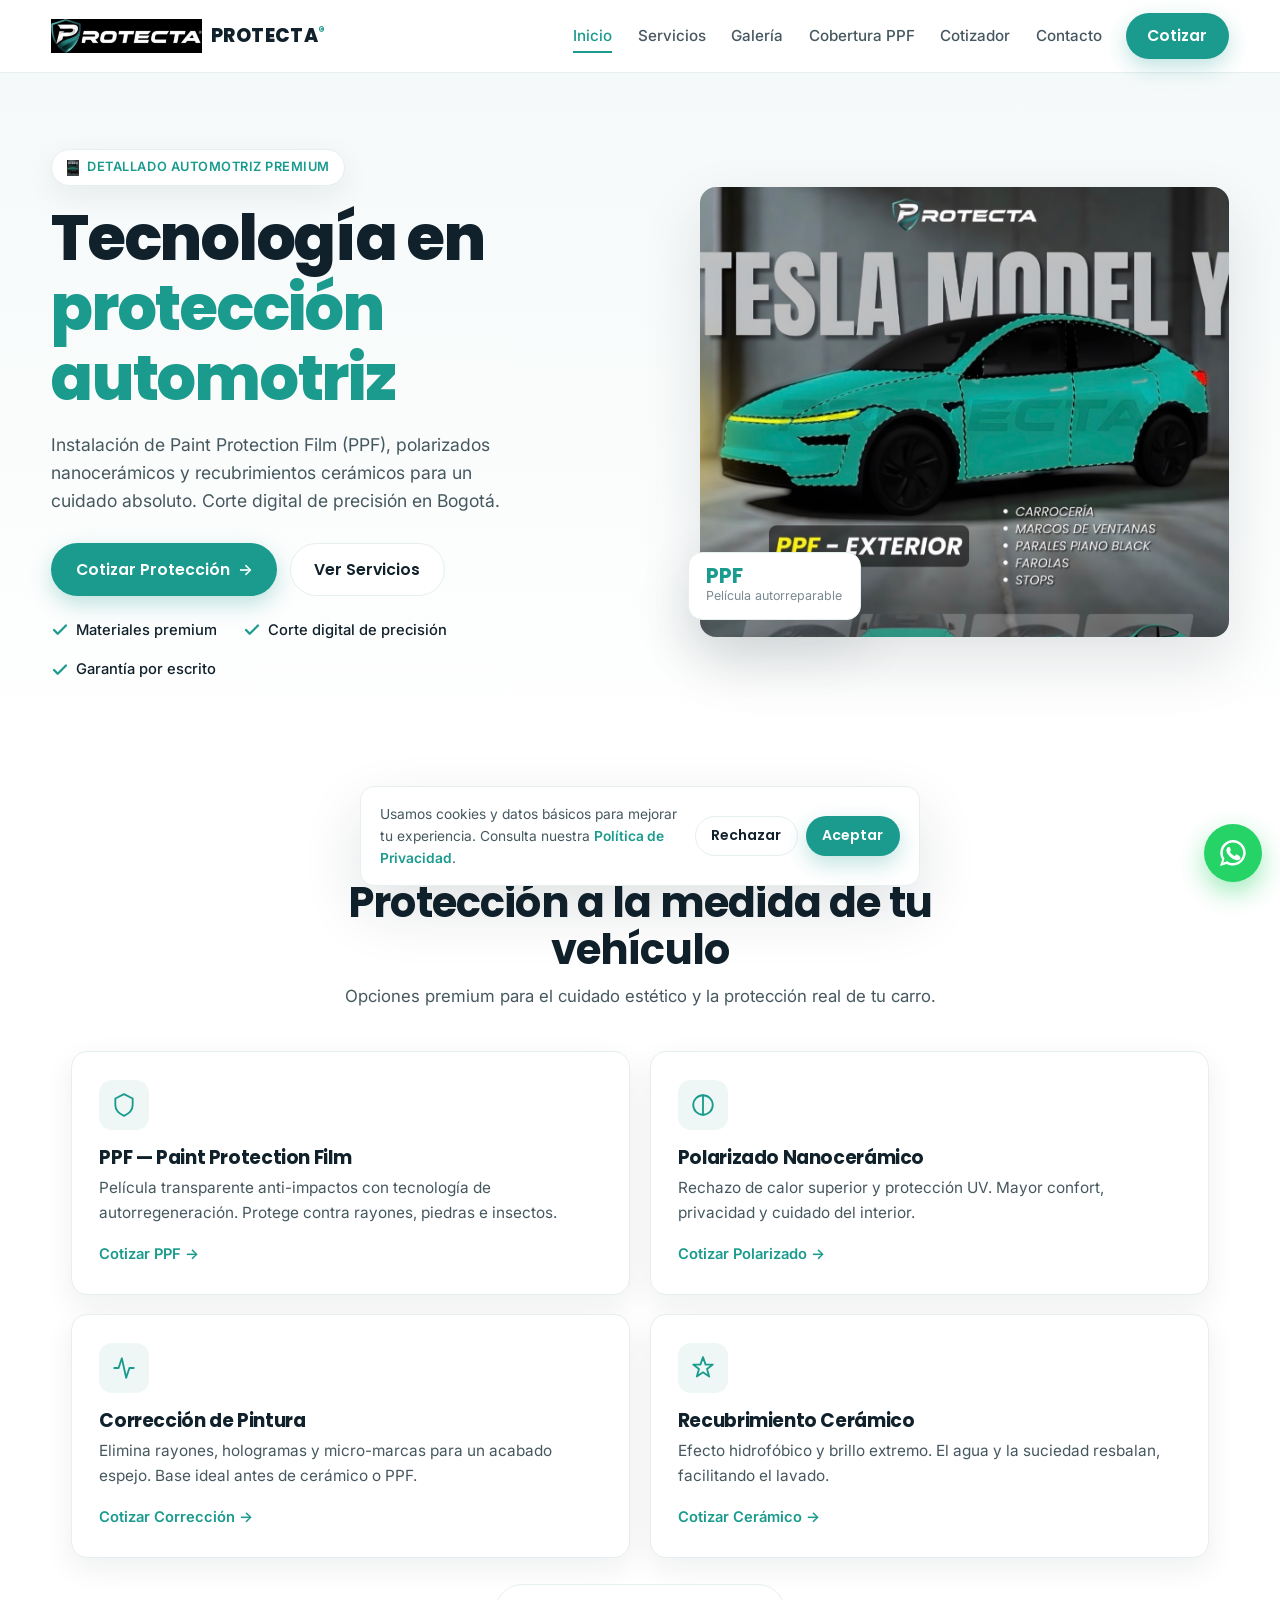
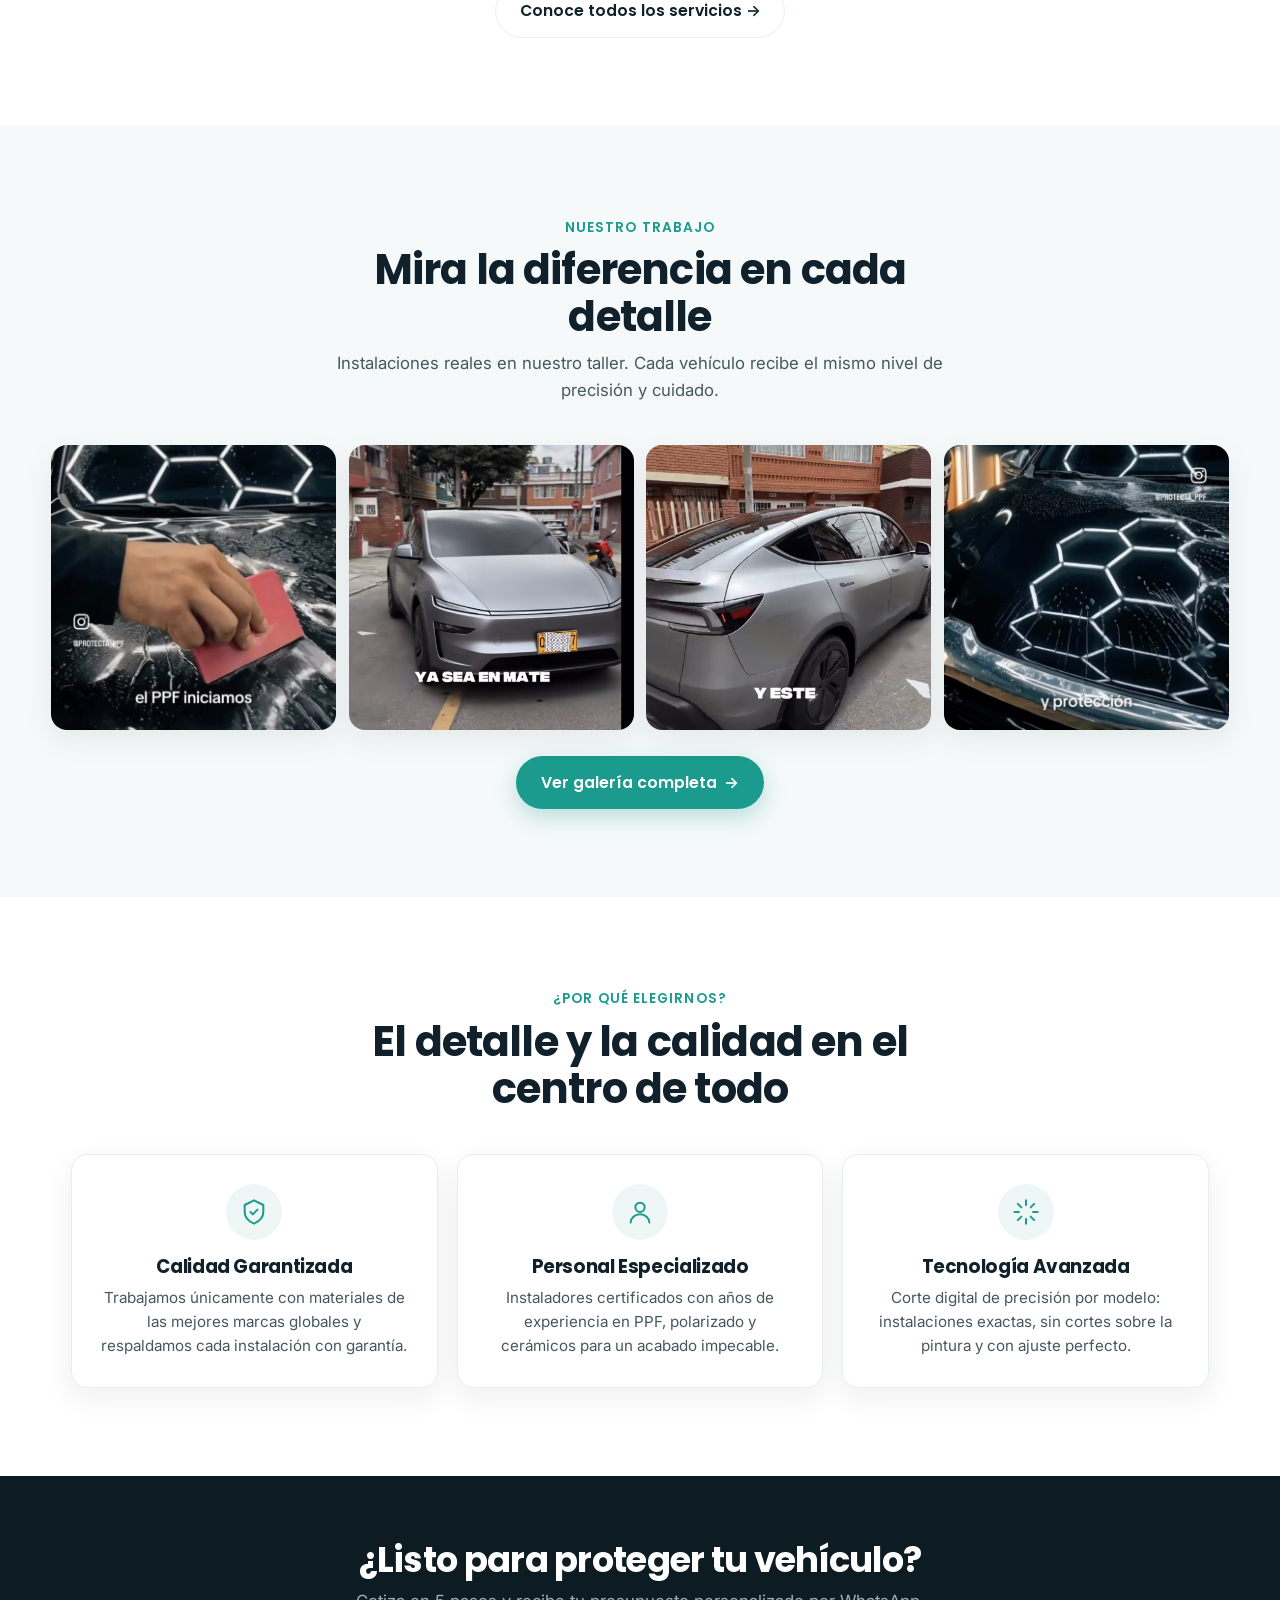
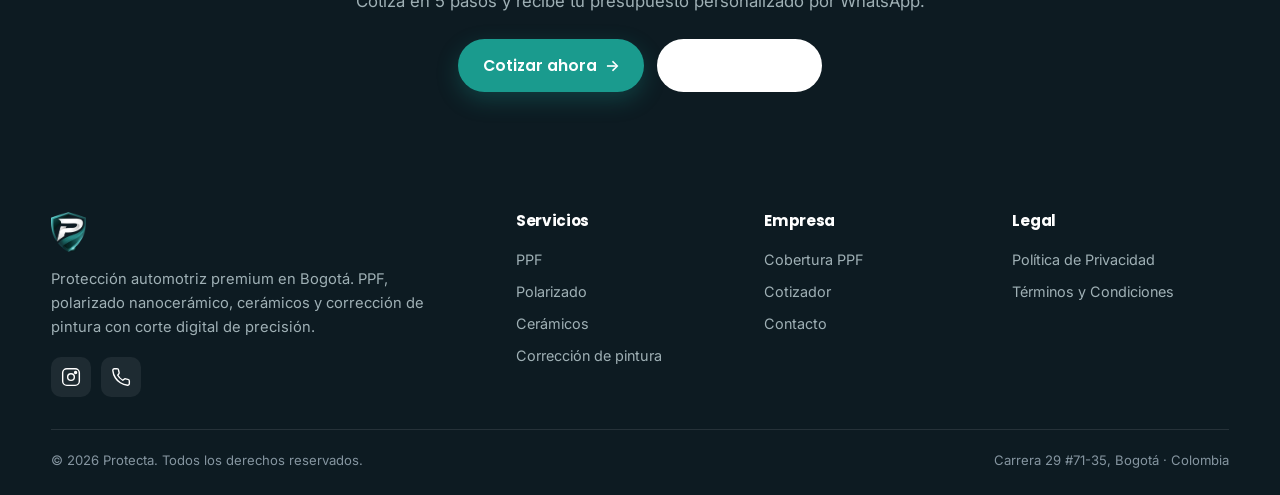
<file: index.html>
<!DOCTYPE html>
<html lang="es">
<head>
  <meta charset="UTF-8" />
  <meta name="viewport" content="width=device-width, initial-scale=1.0" />
  <title>PROTECTA | PPF, Polarizado y Cerámicos en Bogotá — Protección Automotriz Premium</title>
  <meta name="description" content="Protección profesional para tu vehículo en Bogotá: PPF (Paint Protection Film), polarizado nanocerámico, cerámicos y corrección de pintura. Corte digital de precisión. Cotiza por WhatsApp." />
  <meta name="keywords" content="PPF Bogotá, paint protection film Bogotá, polarizado Bogotá, ceramic coating Bogotá, cerámicos carro, corrección de pintura, Protecta, protección automotriz Tesla, PPF BYD" />
  <meta name="author" content="Protecta" />
  <meta name="robots" content="index, follow" />
  <meta name="theme-color" content="#1a9b8e" />
  <meta name="geo.region" content="CO-DC" />
  <meta name="geo.placename" content="Bogotá, Colombia" />
  <link rel="canonical" href="https://protectappf.com/" />
  <meta property="og:type" content="website" />
  <meta property="og:title" content="PROTECTA | Protección Automotriz Premium en Bogotá" />
  <meta property="og:description" content="PPF, polarizado nanocerámico, cerámicos y corrección de pintura. Corte digital de precisión. Cotiza en línea hoy mismo." />
  <meta property="og:url" content="https://protectappf.com/" />
  <meta property="og:image" content="https://protectappf.com/tesla-ppf-exterior.jpg" />
  <meta property="og:locale" content="es_CO" />
  <meta property="og:site_name" content="Protecta" />
  <link rel="icon" type="image/png" href="favicon.png" />
  <link rel="preconnect" href="https://fonts.googleapis.com" />
  <link rel="preconnect" href="https://fonts.gstatic.com" crossorigin />
  <link href="https://fonts.googleapis.com/css2?family=Poppins:wght@500;600;700;800&family=Inter:wght@400;500;600&display=swap" rel="stylesheet" />
  <link rel="stylesheet" href="styles.css?v=4" />
  <script type="application/ld+json">
  {
    "@context": "https://schema.org",
    "@type": "AutoRepair",
    "name": "Protecta",
    "image": "https://protectappf.com/logo-shield.png",
    "url": "https://protectappf.com",
    "@id": "https://protectappf.com/#business",
    "telephone": "+573112699903",
    "address": {
      "@type": "PostalAddress",
      "streetAddress": "Carrera 29 #71-35",
      "addressLocality": "Bogotá",
      "addressRegion": "Cundinamarca",
      "addressCountry": "CO"
    },
    "areaServed": { "@type": "City", "name": "Bogotá" },
    "sameAs": ["https://instagram.com/protecta_ppf"],
    "priceRange": "$$",
    "description": "Protección automotriz premium en Bogotá: PPF, polarizado nanocerámico, cerámicos y corrección de pintura con corte digital de precisión."
  }
  </script>
</head>
<body>

  <header class="nav" id="nav">
    <a href="index.html" class="brand" aria-label="Protecta inicio">
      <img src="logo-shield.png" alt="Protecta" class="brand-mark" />
      <span class="brand-name">PROTECTA<span class="brand-r">®</span></span>
    </a>
    <nav class="nav-links" id="nav-links">
      <a href="index.html" class="active">Inicio</a>
      <a href="servicios.html">Servicios</a>
      <a href="galeria.html">Galería</a>
      <a href="cobertura.html">Cobertura PPF</a>
      <a href="cotizador.html">Cotizador</a>
      <a href="contacto.html">Contacto</a>
    </nav>
    <a href="cotizador.html" class="btn btn-primary nav-cta">Cotizar</a>
    <button class="nav-toggle" id="nav-toggle" aria-label="Menú" aria-expanded="false">
      <span></span><span></span><span></span>
    </button>
  </header>

  <!-- HERO -->
  <section class="hero" id="inicio">
    <div class="hero-inner">
      <div class="hero-copy">
        <span class="eyebrow"><img src="favicon.png" alt="" />Detallado Automotriz Premium</span>
        <h1>Tecnología en<br/><span class="accent">protección automotriz</span></h1>
        <p class="hero-sub">Instalación de Paint Protection Film (PPF), polarizados nanocerámicos y recubrimientos cerámicos para un cuidado absoluto. Corte digital de precisión en Bogotá.</p>
        <div class="hero-cta">
          <a href="cotizador.html" class="btn btn-primary">Cotizar Protección <span class="arr">→</span></a>
          <a href="servicios.html" class="btn btn-ghost">Ver Servicios</a>
        </div>
        <ul class="hero-trust">
          <li><svg viewBox="0 0 24 24"><path d="M20 6L9 17l-5-5"/></svg>Materiales premium</li>
          <li><svg viewBox="0 0 24 24"><path d="M20 6L9 17l-5-5"/></svg>Corte digital de precisión</li>
          <li><svg viewBox="0 0 24 24"><path d="M20 6L9 17l-5-5"/></svg>Garantía por escrito</li>
        </ul>
      </div>
      <div class="hero-visual">
        <video autoplay muted loop playsinline poster="tesla-ppf-exterior.jpg" class="hero-video">
          <source src="video-3.mp4" type="video/mp4" />
          <img src="tesla-ppf-exterior.jpg" alt="Aplicación profesional de PPF en Tesla Model Y" />
        </video>
        <div class="hero-badge">
          <strong>PPF</strong>
          <span>Película autorreparable</span>
        </div>
      </div>
    </div>
  </section>

  <!-- SERVICIOS PREVIEW -->
  <section class="section" id="servicios">
    <div class="section-head">
      <span class="kicker">Nuestros Servicios</span>
      <h2>Protección a la medida de tu vehículo</h2>
      <p>Opciones premium para el cuidado estético y la protección real de tu carro.</p>
    </div>
    <div class="services-grid">
      <article class="service-card">
        <div class="service-icon"><svg viewBox="0 0 24 24"><path d="M12 2l8 4v6c0 5-3.5 8-8 10-4.5-2-8-5-8-10V6z"/></svg></div>
        <h3>PPF — Paint Protection Film</h3>
        <p>Película transparente anti-impactos con tecnología de autorregeneración. Protege contra rayones, piedras e insectos.</p>
        <a href="cotizador.html" class="service-link">Cotizar PPF →</a>
      </article>
      <article class="service-card">
        <div class="service-icon"><svg viewBox="0 0 24 24"><path d="M12 3a9 9 0 100 18 9 9 0 000-18z"/><path d="M12 3v18"/></svg></div>
        <h3>Polarizado Nanocerámico</h3>
        <p>Rechazo de calor superior y protección UV. Mayor confort, privacidad y cuidado del interior.</p>
        <a href="cotizador.html" class="service-link">Cotizar Polarizado →</a>
      </article>
      <article class="service-card">
        <div class="service-icon"><svg viewBox="0 0 24 24"><path d="M3 12h4l3-9 4 18 3-9h4"/></svg></div>
        <h3>Corrección de Pintura</h3>
        <p>Elimina rayones, hologramas y micro-marcas para un acabado espejo. Base ideal antes de cerámico o PPF.</p>
        <a href="cotizador.html" class="service-link">Cotizar Corrección →</a>
      </article>
      <article class="service-card">
        <div class="service-icon"><svg viewBox="0 0 24 24"><path d="M12 2l2.4 6.9H21l-5.3 4.1 2 6.9L12 16l-5.7 3.9 2-6.9L3 8.9h6.6z"/></svg></div>
        <h3>Recubrimiento Cerámico</h3>
        <p>Efecto hidrofóbico y brillo extremo. El agua y la suciedad resbalan, facilitando el lavado.</p>
        <a href="cotizador.html" class="service-link">Cotizar Cerámico →</a>
      </article>
    </div>
    <p class="section-cta-wrap"><a href="servicios.html" class="btn btn-ghost">Conoce todos los servicios →</a></p>
  </section>

  <!-- GALERÍA PREVIEW -->
  <section class="section section-soft" id="galeria-preview">
    <div class="section-head">
      <span class="kicker">Nuestro Trabajo</span>
      <h2>Mira la diferencia en cada detalle</h2>
      <p>Instalaciones reales en nuestro taller. Cada vehículo recibe el mismo nivel de precisión y cuidado.</p>
    </div>
    <div class="gallery-preview">
      <figure class="gallery-item"><img src="galeria-ppf-instalacion.jpg" alt="Instalación de PPF en taller Protecta" loading="lazy" /></figure>
      <figure class="gallery-item"><img src="galeria-tesla-mate.jpg" alt="Tesla Model Y acabado mate con PPF" loading="lazy" /></figure>
      <figure class="gallery-item"><img src="galeria-tesla-frontal.jpg" alt="Tesla frontal con protección PPF" loading="lazy" /></figure>
      <figure class="gallery-item"><img src="galeria-ppf-bumper.jpg" alt="PPF en bumper delantero" loading="lazy" /></figure>
    </div>
    <p class="section-cta-wrap"><a href="galeria.html" class="btn btn-primary">Ver galería completa <span class="arr">→</span></a></p>
  </section>

  <!-- POR QUÉ ELEGIRNOS -->
  <section class="section" id="porque">
    <div class="section-head">
      <span class="kicker">¿Por qué elegirnos?</span>
      <h2>El detalle y la calidad en el centro de todo</h2>
    </div>
    <div class="why-grid">
      <article class="why-card">
        <div class="why-icon"><svg viewBox="0 0 24 24"><path d="M12 2l8 4v6c0 5-3.5 8-8 10-4.5-2-8-5-8-10V6z"/><path d="M9 12l2 2 4-4"/></svg></div>
        <h3>Calidad Garantizada</h3>
        <p>Trabajamos únicamente con materiales de las mejores marcas globales y respaldamos cada instalación con garantía.</p>
      </article>
      <article class="why-card">
        <div class="why-icon"><svg viewBox="0 0 24 24"><path d="M12 12a4 4 0 100-8 4 4 0 000 8z"/><path d="M4 21c0-4 3.6-7 8-7s8 3 8 7"/></svg></div>
        <h3>Personal Especializado</h3>
        <p>Instaladores certificados con años de experiencia en PPF, polarizado y cerámicos para un acabado impecable.</p>
      </article>
      <article class="why-card">
        <div class="why-icon"><svg viewBox="0 0 24 24"><path d="M12 2v4M12 18v4M2 12h4M18 12h4M5 5l3 3M16 16l3 3M19 5l-3 3M8 16l-3 3"/></svg></div>
        <h3>Tecnología Avanzada</h3>
        <p>Corte digital de precisión por modelo: instalaciones exactas, sin cortes sobre la pintura y con ajuste perfecto.</p>
      </article>
    </div>
  </section>

  <!-- CTA BANNER -->
  <section class="cta-banner">
    <div class="cta-banner-inner">
      <h2>¿Listo para proteger tu vehículo?</h2>
      <p>Cotiza en 5 pasos y recibe tu presupuesto personalizado por WhatsApp.</p>
      <div class="cta-banner-btns">
        <a href="cotizador.html" class="btn btn-primary">Cotizar ahora <span class="arr">→</span></a>
        <a href="contacto.html" class="btn btn-ghost btn-ghost-light">Contactarnos</a>
      </div>
    </div>
  </section>

  <footer class="footer">
    <div class="footer-inner">
      <div class="footer-brand">
        <img src="logo-horizontal.png" alt="Protecta" class="footer-logo" />
        <p>Protección automotriz premium en Bogotá. PPF, polarizado nanocerámico, cerámicos y corrección de pintura con corte digital de precisión.</p>
        <div class="footer-social">
          <a href="https://instagram.com/protecta_ppf" target="_blank" rel="noopener" aria-label="Instagram"><svg viewBox="0 0 24 24"><rect x="2" y="2" width="20" height="20" rx="5"/><circle cx="12" cy="12" r="4"/><circle cx="17.5" cy="6.5" r="1.2" fill="currentColor"/></svg></a>
          <a href="https://wa.me/573112699903" target="_blank" rel="noopener" aria-label="WhatsApp"><svg viewBox="0 0 24 24"><path d="M22 16.9v3a2 2 0 01-2.2 2 19.8 19.8 0 01-8.6-3 19.5 19.5 0 01-6-6 19.8 19.8 0 01-3-8.6A2 2 0 014.1 2h3a2 2 0 012 1.7c.1.9.3 1.8.6 2.6a2 2 0 01-.5 2.1L8.1 9.9a16 16 0 006 6l1.5-1.1a2 2 0 012.1-.5c.8.3 1.7.5 2.6.6a2 2 0 011.7 2z"/></svg></a>
        </div>
      </div>
      <div class="footer-col">
        <h4>Servicios</h4>
        <a href="servicios.html">PPF</a>
        <a href="servicios.html">Polarizado</a>
        <a href="servicios.html">Cerámicos</a>
        <a href="servicios.html">Corrección de pintura</a>
      </div>
      <div class="footer-col">
        <h4>Empresa</h4>
        <a href="cobertura.html">Cobertura PPF</a>
        <a href="cotizador.html">Cotizador</a>
        <a href="contacto.html">Contacto</a>
      </div>
      <div class="footer-col">
        <h4>Legal</h4>
        <a href="privacidad.html">Política de Privacidad</a>
        <a href="terminos.html">Términos y Condiciones</a>
      </div>
    </div>
    <div class="footer-bottom">
      <span>© <span id="year"></span> Protecta. Todos los derechos reservados.</span>
      <span>Carrera 29 #71-35, Bogotá · Colombia</span>
    </div>
  </footer>

  <a href="https://wa.me/573112699903?text=Hola%20Protecta%2C%20quiero%20una%20cotizaci%C3%B3n" target="_blank" rel="noopener" class="wa-float" aria-label="Escríbenos por WhatsApp">
    <svg viewBox="0 0 32 32" fill="currentColor"><path d="M16 3C9 3 3.3 8.7 3.3 15.7c0 2.4.7 4.7 1.9 6.7L3 29l6.8-2.1c1.9 1 4 1.6 6.2 1.6 7 0 12.7-5.7 12.7-12.7S23 3 16 3zm0 23c-1.9 0-3.7-.5-5.3-1.5l-.4-.2-4 1.2 1.2-3.9-.3-.4A10.2 10.2 0 015.8 15.7C5.8 10.1 10.4 5.5 16 5.5s10.2 4.6 10.2 10.2S21.6 26 16 26zm5.8-7.6c-.3-.2-1.9-.9-2.1-1-.3-.1-.5-.2-.7.2-.2.3-.8 1-1 1.2-.2.2-.4.2-.7.1-1.9-.9-3.1-1.7-4.4-3.8-.3-.5.3-.5.9-1.6.1-.2 0-.4 0-.6s-.7-1.7-1-2.3c-.3-.6-.5-.5-.7-.5h-.6c-.2 0-.6.1-.9.4-.3.3-1.2 1.2-1.2 2.9s1.2 3.3 1.4 3.6c.2.2 2.5 3.8 6 5.3 2.2 1 3.1 1 4.2.9.7-.1 1.9-.8 2.2-1.5.3-.8.3-1.4.2-1.5-.1-.2-.3-.3-.6-.4z"/></svg>
  </a>

  <div class="cookie" id="cookie" hidden>
    <p>Usamos cookies y datos básicos para mejorar tu experiencia. Consulta nuestra <a href="privacidad.html">Política de Privacidad</a>.</p>
    <div class="cookie-actions">
      <button class="btn btn-ghost btn-sm" id="cookie-reject">Rechazar</button>
      <button class="btn btn-primary btn-sm" id="cookie-accept">Aceptar</button>
    </div>
  </div>

  <script src="scripts.js?v=4"></script>
</body>
</html>
</file>
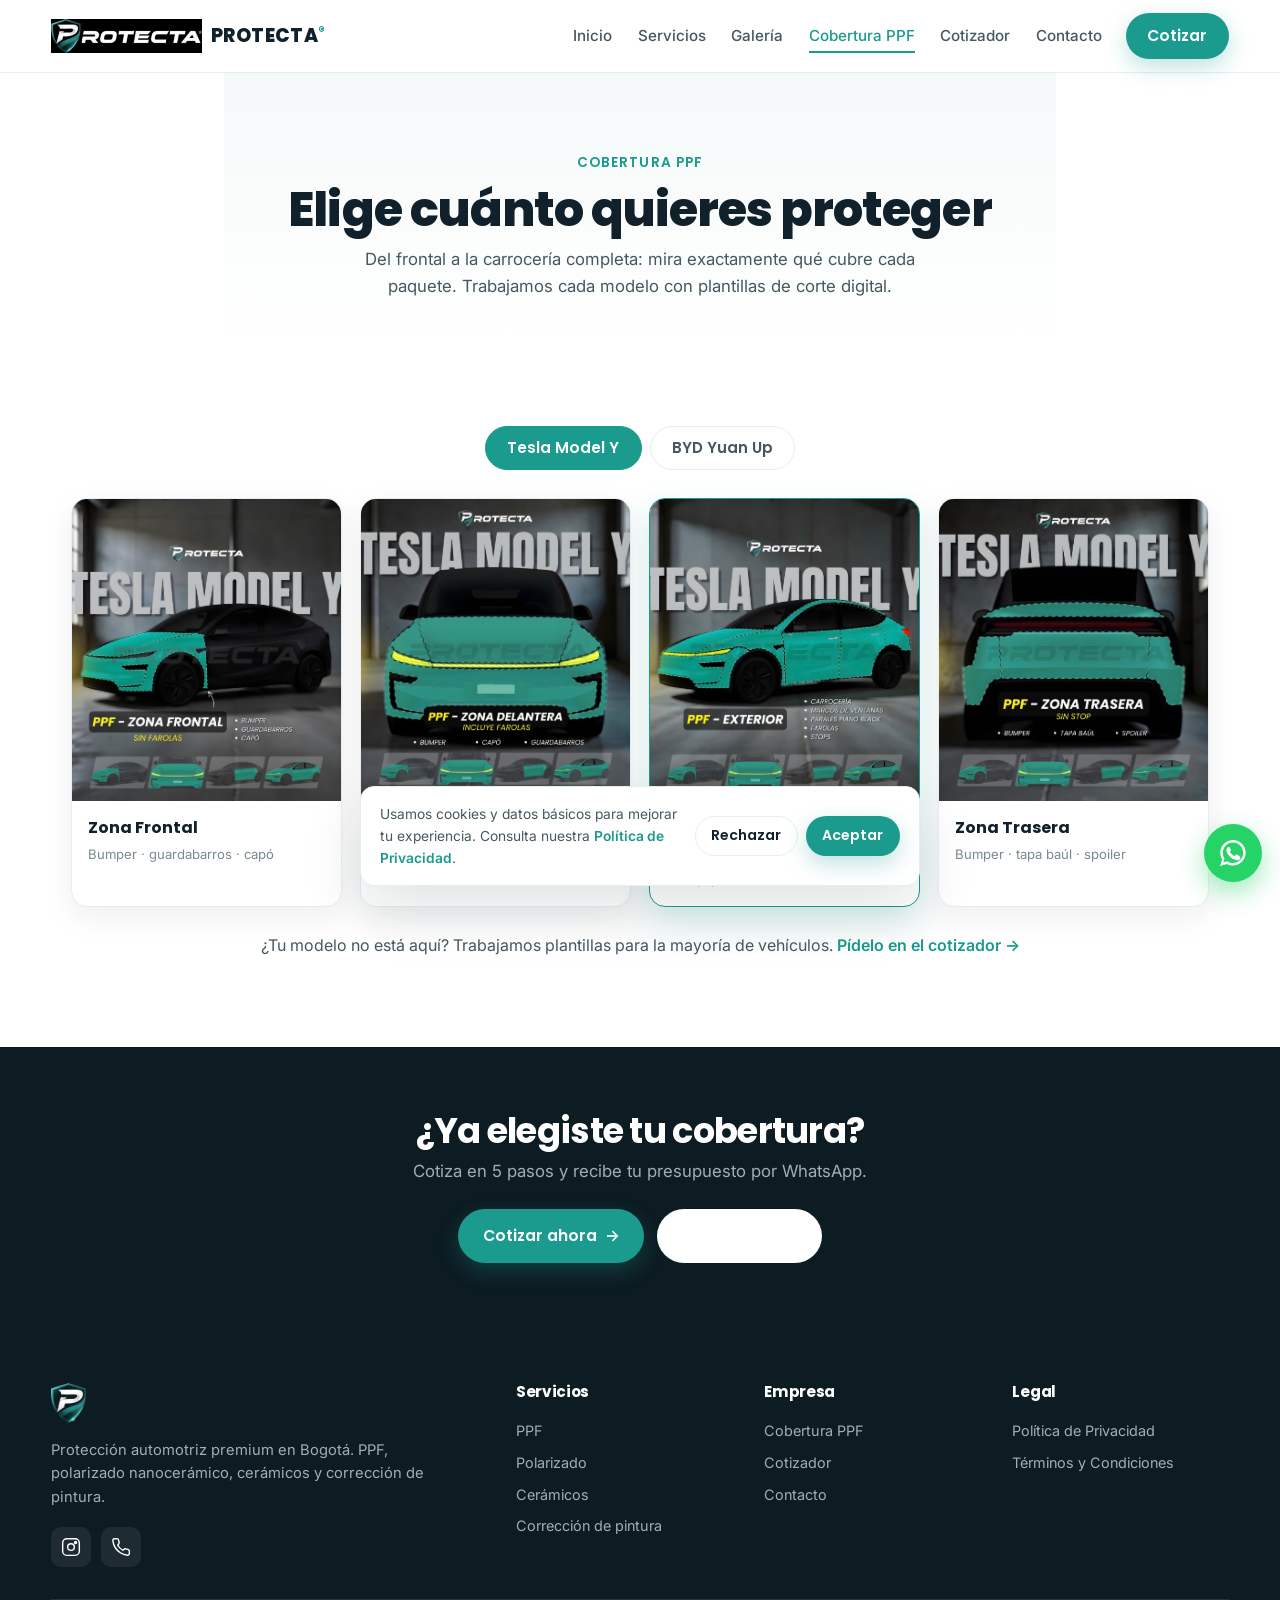
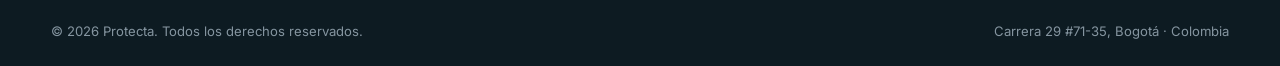
<file: cobertura.html>
<!DOCTYPE html>
<html lang="es">
<head>
  <meta charset="UTF-8" />
  <meta name="viewport" content="width=device-width, initial-scale=1.0" />
  <title>Cobertura PPF | Protecta — Paquetes de Protección por Modelo</title>
  <meta name="description" content="Elige la cobertura PPF ideal para tu vehículo: zona frontal, delantera con farolas, exterior completo o zona trasera. Tesla Model Y y BYD Yuan Up." />
  <meta name="robots" content="index, follow" />
  <meta name="theme-color" content="#1a9b8e" />
  <link rel="icon" type="image/png" href="favicon.png" />
  <link rel="preconnect" href="https://fonts.googleapis.com" />
  <link rel="preconnect" href="https://fonts.gstatic.com" crossorigin />
  <link href="https://fonts.googleapis.com/css2?family=Poppins:wght@500;600;700;800&family=Inter:wght@400;500;600&display=swap" rel="stylesheet" />
  <link rel="stylesheet" href="styles.css?v=4" />
</head>
<body>

  <header class="nav" id="nav">
    <a href="index.html" class="brand" aria-label="Protecta inicio">
      <img src="logo-shield.png" alt="Protecta" class="brand-mark" />
      <span class="brand-name">PROTECTA<span class="brand-r">®</span></span>
    </a>
    <nav class="nav-links" id="nav-links">
      <a href="index.html">Inicio</a>
      <a href="servicios.html">Servicios</a>
      <a href="galeria.html">Galería</a>
      <a href="cobertura.html" class="active">Cobertura PPF</a>
      <a href="cotizador.html">Cotizador</a>
      <a href="contacto.html">Contacto</a>
    </nav>
    <a href="cotizador.html" class="btn btn-primary nav-cta">Cotizar</a>
    <button class="nav-toggle" id="nav-toggle" aria-label="Menú" aria-expanded="false">
      <span></span><span></span><span></span>
    </button>
  </header>

  <section class="page-header">
    <span class="kicker">Cobertura PPF</span>
    <h1>Elige cuánto quieres proteger</h1>
    <p>Del frontal a la carrocería completa: mira exactamente qué cubre cada paquete. Trabajamos cada modelo con plantillas de corte digital.</p>
  </section>

  <section class="section">
    <div class="tabs" role="tablist">
      <button class="tab is-active" data-vehicle="tesla" role="tab">Tesla Model Y</button>
      <button class="tab" data-vehicle="byd" role="tab">BYD Yuan Up</button>
    </div>

    <div class="cover-grid" data-group="tesla">
      <figure class="cover-card"><img src="tesla-ppf-zona-frontal.jpg" alt="PPF zona frontal Tesla Model Y" loading="lazy" /><figcaption><strong>Zona Frontal</strong><span>Bumper · guardabarros · capó</span></figcaption></figure>
      <figure class="cover-card"><img src="tesla-ppf-delantera-farolas.jpg" alt="PPF zona delantera con farolas Tesla Model Y" loading="lazy" /><figcaption><strong>Delantera + Farolas</strong><span>Incluye protección de ópticas</span></figcaption></figure>
      <figure class="cover-card featured"><img src="tesla-ppf-exterior.jpg" alt="PPF exterior completo Tesla Model Y" loading="lazy" /><figcaption><strong>Exterior Completo</strong><span>Carrocería · marcos · parales <em>Más popular</em></span></figcaption></figure>
      <figure class="cover-card"><img src="tesla-ppf-trasera-stop.jpg" alt="PPF zona trasera con stops Tesla Model Y" loading="lazy" /><figcaption><strong>Zona Trasera</strong><span>Bumper · tapa baúl · spoiler</span></figcaption></figure>
    </div>

    <div class="cover-grid hidden" data-group="byd">
      <figure class="cover-card"><img src="byd-ppf-zona-frontal.png" alt="PPF zona frontal BYD Yuan Up" loading="lazy" /><figcaption><strong>Zona Frontal</strong><span>Bumper · guardabarros · capó</span></figcaption></figure>
      <figure class="cover-card"><img src="byd-ppf-zona-delantera.png" alt="PPF zona delantera con farolas BYD Yuan Up" loading="lazy" /><figcaption><strong>Delantera + Farolas</strong><span>Incluye protección de ópticas</span></figcaption></figure>
      <figure class="cover-card featured"><img src="byd-ppf-exterior.png" alt="PPF exterior completo BYD Yuan Up" loading="lazy" /><figcaption><strong>Exterior Completo</strong><span>Carrocería · marcos · parales <em>Más popular</em></span></figcaption></figure>
      <figure class="cover-card"><img src="byd-ppf-zona-trasera.png" alt="PPF zona trasera BYD Yuan Up" loading="lazy" /><figcaption><strong>Zona Trasera</strong><span>Bumper · tapa baúl · spoiler</span></figcaption></figure>
      <figure class="cover-card"><img src="byd-ppf-puertas.png" alt="PPF puertas BYD Yuan Up" loading="lazy" /><figcaption><strong>Puertas</strong><span>Defensa contra rayones e impactos</span></figcaption></figure>
    </div>
    <p class="cover-note">¿Tu modelo no está aquí? Trabajamos plantillas para la mayoría de vehículos. <a href="cotizador.html">Pídelo en el cotizador →</a></p>
  </section>

  <section class="cta-banner">
    <div class="cta-banner-inner">
      <h2>¿Ya elegiste tu cobertura?</h2>
      <p>Cotiza en 5 pasos y recibe tu presupuesto por WhatsApp.</p>
      <div class="cta-banner-btns">
        <a href="cotizador.html" class="btn btn-primary">Cotizar ahora <span class="arr">→</span></a>
        <a href="contacto.html" class="btn btn-ghost btn-ghost-light">Contactarnos</a>
      </div>
    </div>
  </section>

  <footer class="footer">
    <div class="footer-inner">
      <div class="footer-brand">
        <img src="logo-horizontal.png" alt="Protecta" class="footer-logo" />
        <p>Protección automotriz premium en Bogotá. PPF, polarizado nanocerámico, cerámicos y corrección de pintura.</p>
        <div class="footer-social">
          <a href="https://instagram.com/protecta_ppf" target="_blank" rel="noopener" aria-label="Instagram"><svg viewBox="0 0 24 24"><rect x="2" y="2" width="20" height="20" rx="5"/><circle cx="12" cy="12" r="4"/><circle cx="17.5" cy="6.5" r="1.2" fill="currentColor"/></svg></a>
          <a href="https://wa.me/573112699903" target="_blank" rel="noopener" aria-label="WhatsApp"><svg viewBox="0 0 24 24"><path d="M22 16.9v3a2 2 0 01-2.2 2 19.8 19.8 0 01-8.6-3 19.5 19.5 0 01-6-6 19.8 19.8 0 01-3-8.6A2 2 0 014.1 2h3a2 2 0 012 1.7c.1.9.3 1.8.6 2.6a2 2 0 01-.5 2.1L8.1 9.9a16 16 0 006 6l1.5-1.1a2 2 0 012.1-.5c.8.3 1.7.5 2.6.6a2 2 0 011.7 2z"/></svg></a>
        </div>
      </div>
      <div class="footer-col">
        <h4>Servicios</h4>
        <a href="servicios.html">PPF</a>
        <a href="servicios.html">Polarizado</a>
        <a href="servicios.html">Cerámicos</a>
        <a href="servicios.html">Corrección de pintura</a>
      </div>
      <div class="footer-col">
        <h4>Empresa</h4>
        <a href="cobertura.html">Cobertura PPF</a>
        <a href="cotizador.html">Cotizador</a>
        <a href="contacto.html">Contacto</a>
      </div>
      <div class="footer-col">
        <h4>Legal</h4>
        <a href="privacidad.html">Política de Privacidad</a>
        <a href="terminos.html">Términos y Condiciones</a>
      </div>
    </div>
    <div class="footer-bottom">
      <span>© <span id="year"></span> Protecta. Todos los derechos reservados.</span>
      <span>Carrera 29 #71-35, Bogotá · Colombia</span>
    </div>
  </footer>

  <a href="https://wa.me/573112699903?text=Hola%20Protecta%2C%20quiero%20una%20cotizaci%C3%B3n" target="_blank" rel="noopener" class="wa-float" aria-label="Escríbenos por WhatsApp">
    <svg viewBox="0 0 32 32" fill="currentColor"><path d="M16 3C9 3 3.3 8.7 3.3 15.7c0 2.4.7 4.7 1.9 6.7L3 29l6.8-2.1c1.9 1 4 1.6 6.2 1.6 7 0 12.7-5.7 12.7-12.7S23 3 16 3zm0 23c-1.9 0-3.7-.5-5.3-1.5l-.4-.2-4 1.2 1.2-3.9-.3-.4A10.2 10.2 0 015.8 15.7C5.8 10.1 10.4 5.5 16 5.5s10.2 4.6 10.2 10.2S21.6 26 16 26zm5.8-7.6c-.3-.2-1.9-.9-2.1-1-.3-.1-.5-.2-.7.2-.2.3-.8 1-1 1.2-.2.2-.4.2-.7.1-1.9-.9-3.1-1.7-4.4-3.8-.3-.5.3-.5.9-1.6.1-.2 0-.4 0-.6s-.7-1.7-1-2.3c-.3-.6-.5-.5-.7-.5h-.6c-.2 0-.6.1-.9.4-.3.3-1.2 1.2-1.2 2.9s1.2 3.3 1.4 3.6c.2.2 2.5 3.8 6 5.3 2.2 1 3.1 1 4.2.9.7-.1 1.9-.8 2.2-1.5.3-.8.3-1.4.2-1.5-.1-.2-.3-.3-.6-.4z"/></svg>
  </a>

  <div class="cookie" id="cookie" hidden>
    <p>Usamos cookies y datos básicos para mejorar tu experiencia. Consulta nuestra <a href="privacidad.html">Política de Privacidad</a>.</p>
    <div class="cookie-actions">
      <button class="btn btn-ghost btn-sm" id="cookie-reject">Rechazar</button>
      <button class="btn btn-primary btn-sm" id="cookie-accept">Aceptar</button>
    </div>
  </div>

  <script src="scripts.js?v=4"></script>
</body>
</html>
</file>
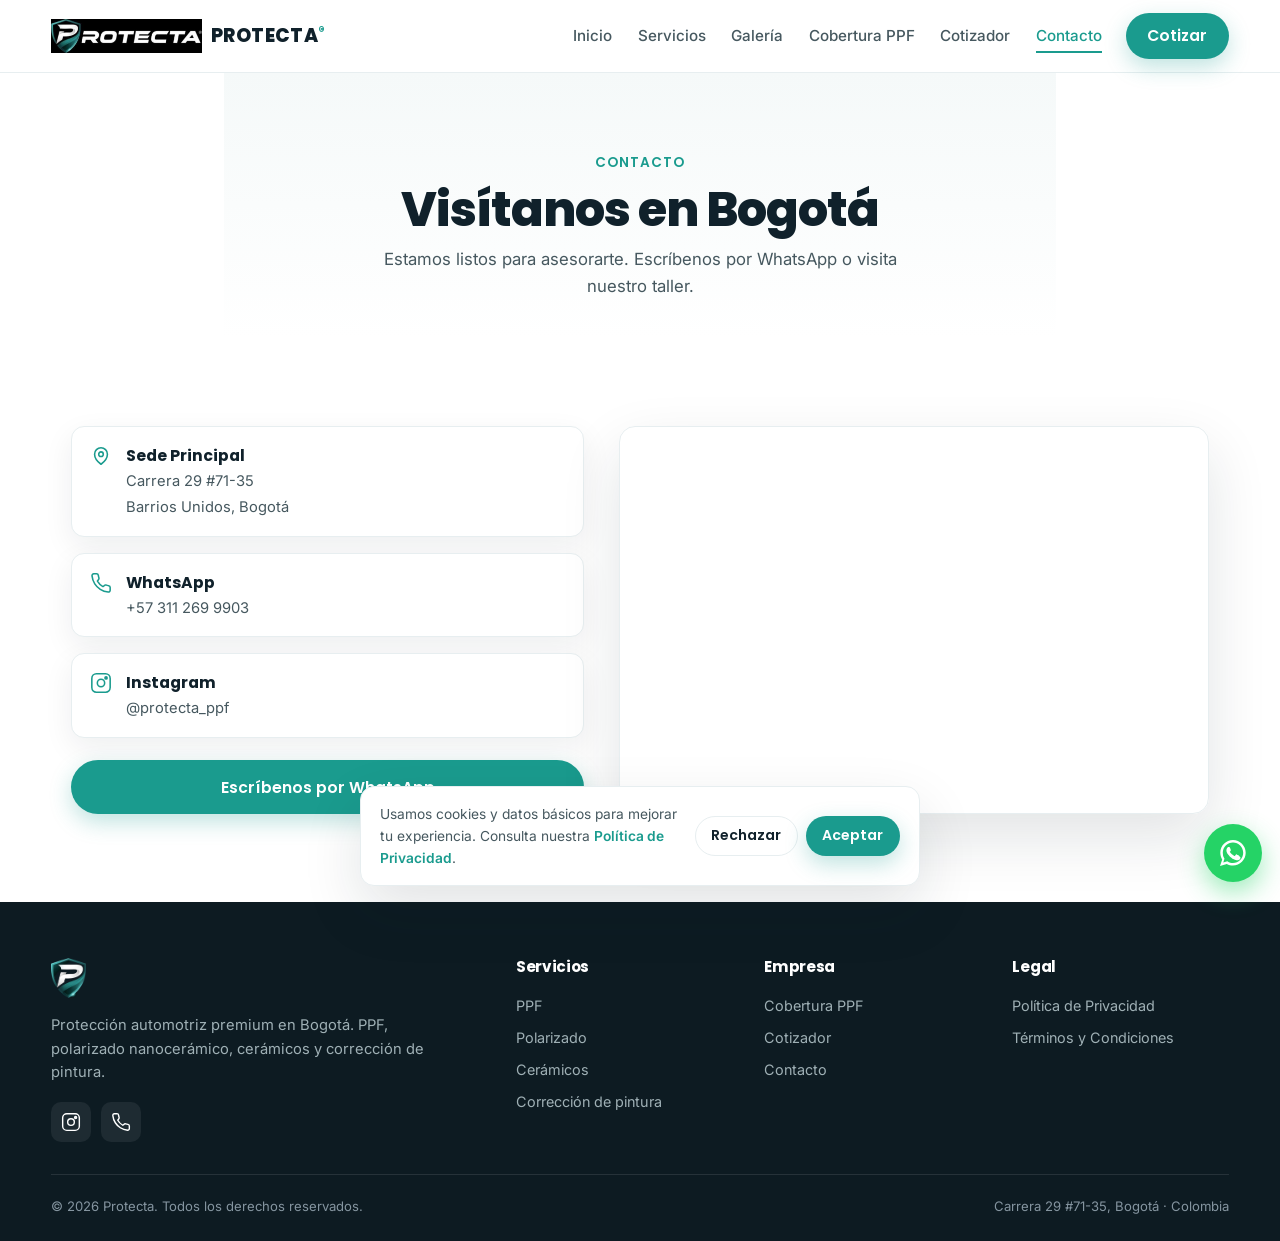
<file: contacto.html>
<!DOCTYPE html>
<html lang="es">
<head>
  <meta charset="UTF-8" />
  <meta name="viewport" content="width=device-width, initial-scale=1.0" />
  <title>Contacto | Protecta — Ubícanos en Bogotá</title>
  <meta name="description" content="Contáctanos por WhatsApp o visítanos en Carrera 29 #71-35, Barrios Unidos, Bogotá. Protección automotriz premium." />
  <meta name="robots" content="index, follow" />
  <meta name="theme-color" content="#1a9b8e" />
  <link rel="icon" type="image/png" href="favicon.png" />
  <link rel="preconnect" href="https://fonts.googleapis.com" />
  <link rel="preconnect" href="https://fonts.gstatic.com" crossorigin />
  <link href="https://fonts.googleapis.com/css2?family=Poppins:wght@500;600;700;800&family=Inter:wght@400;500;600&display=swap" rel="stylesheet" />
  <link rel="stylesheet" href="styles.css?v=4" />
</head>
<body>

  <header class="nav" id="nav">
    <a href="index.html" class="brand" aria-label="Protecta inicio">
      <img src="logo-shield.png" alt="Protecta" class="brand-mark" />
      <span class="brand-name">PROTECTA<span class="brand-r">®</span></span>
    </a>
    <nav class="nav-links" id="nav-links">
      <a href="index.html">Inicio</a>
      <a href="servicios.html">Servicios</a>
      <a href="galeria.html">Galería</a>
      <a href="cobertura.html">Cobertura PPF</a>
      <a href="cotizador.html">Cotizador</a>
      <a href="contacto.html" class="active">Contacto</a>
    </nav>
    <a href="cotizador.html" class="btn btn-primary nav-cta">Cotizar</a>
    <button class="nav-toggle" id="nav-toggle" aria-label="Menú" aria-expanded="false">
      <span></span><span></span><span></span>
    </button>
  </header>

  <section class="page-header">
    <span class="kicker">Contacto</span>
    <h1>Visítanos en Bogotá</h1>
    <p>Estamos listos para asesorarte. Escríbenos por WhatsApp o visita nuestro taller.</p>
  </section>

  <section class="section">
    <div class="ubic-grid">
      <div class="ubic-info">
        <div class="ubic-card">
          <div class="ubic-row">
            <svg viewBox="0 0 24 24"><path d="M12 21s-7-5.2-7-11a7 7 0 1114 0c0 5.8-7 11-7 11z"/><circle cx="12" cy="10" r="2.5"/></svg>
            <div><strong>Sede Principal</strong><span>Carrera 29 #71-35<br/>Barrios Unidos, Bogotá</span></div>
          </div>
          <div class="ubic-row">
            <svg viewBox="0 0 24 24"><path d="M22 16.9v3a2 2 0 01-2.2 2 19.8 19.8 0 01-8.6-3 19.5 19.5 0 01-6-6 19.8 19.8 0 01-3-8.6A2 2 0 014.1 2h3a2 2 0 012 1.7c.1.9.3 1.8.6 2.6a2 2 0 01-.5 2.1L8.1 9.9a16 16 0 006 6l1.5-1.1a2 2 0 012.1-.5c.8.3 1.7.5 2.6.6a2 2 0 011.7 2z"/></svg>
            <div><strong>WhatsApp</strong><a href="https://wa.me/573112699903?text=Hola%20Protecta%2C%20quiero%20una%20cotizaci%C3%B3n" target="_blank" rel="noopener">+57 311 269 9903</a></div>
          </div>
          <div class="ubic-row">
            <svg viewBox="0 0 24 24"><rect x="2" y="2" width="20" height="20" rx="5"/><circle cx="12" cy="12" r="4"/><circle cx="17.5" cy="6.5" r="1.2" fill="currentColor"/></svg>
            <div><strong>Instagram</strong><a href="https://instagram.com/protecta_ppf" target="_blank" rel="noopener">@protecta_ppf</a></div>
          </div>
        </div>
        <a href="https://wa.me/573112699903?text=Hola%20Protecta%2C%20quiero%20una%20cotizaci%C3%B3n" target="_blank" rel="noopener" class="btn btn-primary btn-wide">Escríbenos por WhatsApp</a>
      </div>
      <div class="ubic-map">
        <iframe title="Ubicación Protecta" src="https://maps.google.com/maps?q=Carrera%2029%20%2371-35%2C%20Bogot%C3%A1&t=&z=15&ie=UTF8&iwloc=&output=embed" loading="lazy" referrerpolicy="no-referrer-when-downgrade"></iframe>
      </div>
    </div>
  </section>

  <footer class="footer">
    <div class="footer-inner">
      <div class="footer-brand">
        <img src="logo-horizontal.png" alt="Protecta" class="footer-logo" />
        <p>Protección automotriz premium en Bogotá. PPF, polarizado nanocerámico, cerámicos y corrección de pintura.</p>
        <div class="footer-social">
          <a href="https://instagram.com/protecta_ppf" target="_blank" rel="noopener" aria-label="Instagram"><svg viewBox="0 0 24 24"><rect x="2" y="2" width="20" height="20" rx="5"/><circle cx="12" cy="12" r="4"/><circle cx="17.5" cy="6.5" r="1.2" fill="currentColor"/></svg></a>
          <a href="https://wa.me/573112699903" target="_blank" rel="noopener" aria-label="WhatsApp"><svg viewBox="0 0 24 24"><path d="M22 16.9v3a2 2 0 01-2.2 2 19.8 19.8 0 01-8.6-3 19.5 19.5 0 01-6-6 19.8 19.8 0 01-3-8.6A2 2 0 014.1 2h3a2 2 0 012 1.7c.1.9.3 1.8.6 2.6a2 2 0 01-.5 2.1L8.1 9.9a16 16 0 006 6l1.5-1.1a2 2 0 012.1-.5c.8.3 1.7.5 2.6.6a2 2 0 011.7 2z"/></svg></a>
        </div>
      </div>
      <div class="footer-col">
        <h4>Servicios</h4>
        <a href="servicios.html">PPF</a>
        <a href="servicios.html">Polarizado</a>
        <a href="servicios.html">Cerámicos</a>
        <a href="servicios.html">Corrección de pintura</a>
      </div>
      <div class="footer-col">
        <h4>Empresa</h4>
        <a href="cobertura.html">Cobertura PPF</a>
        <a href="cotizador.html">Cotizador</a>
        <a href="contacto.html">Contacto</a>
      </div>
      <div class="footer-col">
        <h4>Legal</h4>
        <a href="privacidad.html">Política de Privacidad</a>
        <a href="terminos.html">Términos y Condiciones</a>
      </div>
    </div>
    <div class="footer-bottom">
      <span>© <span id="year"></span> Protecta. Todos los derechos reservados.</span>
      <span>Carrera 29 #71-35, Bogotá · Colombia</span>
    </div>
  </footer>

  <a href="https://wa.me/573112699903?text=Hola%20Protecta%2C%20quiero%20una%20cotizaci%C3%B3n" target="_blank" rel="noopener" class="wa-float" aria-label="Escríbenos por WhatsApp">
    <svg viewBox="0 0 32 32" fill="currentColor"><path d="M16 3C9 3 3.3 8.7 3.3 15.7c0 2.4.7 4.7 1.9 6.7L3 29l6.8-2.1c1.9 1 4 1.6 6.2 1.6 7 0 12.7-5.7 12.7-12.7S23 3 16 3zm0 23c-1.9 0-3.7-.5-5.3-1.5l-.4-.2-4 1.2 1.2-3.9-.3-.4A10.2 10.2 0 015.8 15.7C5.8 10.1 10.4 5.5 16 5.5s10.2 4.6 10.2 10.2S21.6 26 16 26zm5.8-7.6c-.3-.2-1.9-.9-2.1-1-.3-.1-.5-.2-.7.2-.2.3-.8 1-1 1.2-.2.2-.4.2-.7.1-1.9-.9-3.1-1.7-4.4-3.8-.3-.5.3-.5.9-1.6.1-.2 0-.4 0-.6s-.7-1.7-1-2.3c-.3-.6-.5-.5-.7-.5h-.6c-.2 0-.6.1-.9.4-.3.3-1.2 1.2-1.2 2.9s1.2 3.3 1.4 3.6c.2.2 2.5 3.8 6 5.3 2.2 1 3.1 1 4.2.9.7-.1 1.9-.8 2.2-1.5.3-.8.3-1.4.2-1.5-.1-.2-.3-.3-.6-.4z"/></svg>
  </a>

  <div class="cookie" id="cookie" hidden>
    <p>Usamos cookies y datos básicos para mejorar tu experiencia. Consulta nuestra <a href="privacidad.html">Política de Privacidad</a>.</p>
    <div class="cookie-actions">
      <button class="btn btn-ghost btn-sm" id="cookie-reject">Rechazar</button>
      <button class="btn btn-primary btn-sm" id="cookie-accept">Aceptar</button>
    </div>
  </div>

  <script src="scripts.js?v=4"></script>
</body>
</html>
</file>
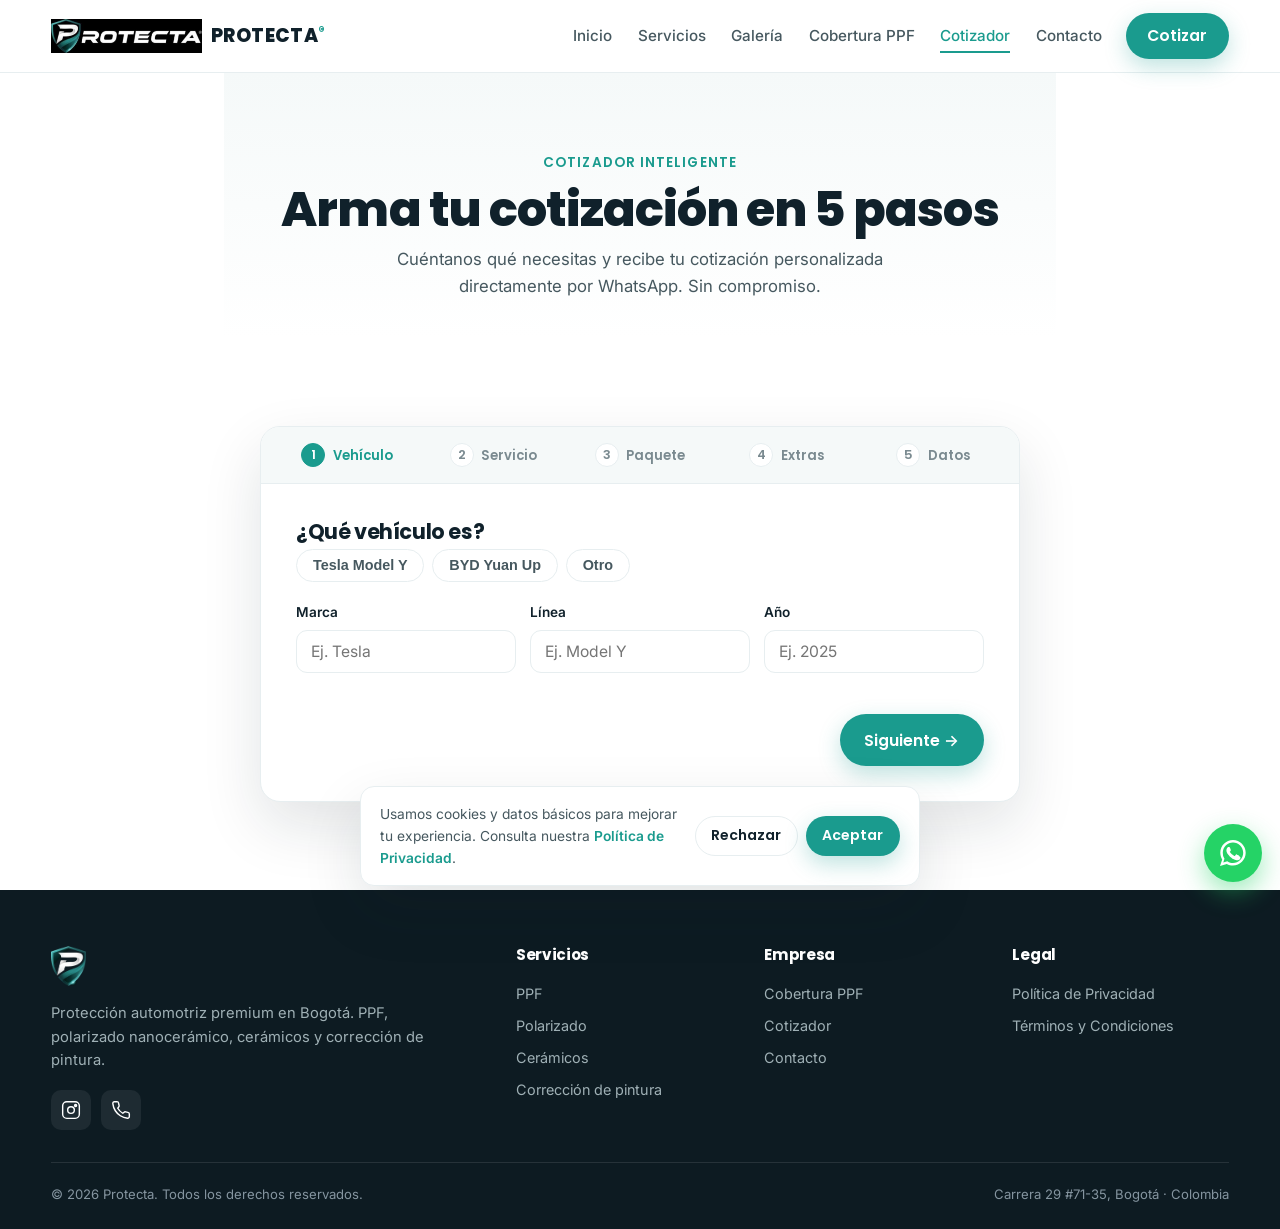
<file: cotizador.html>
<!DOCTYPE html>
<html lang="es">
<head>
  <meta charset="UTF-8" />
  <meta name="viewport" content="width=device-width, initial-scale=1.0" />
  <title>Cotizador | Protecta — Cotiza tu Protección Automotriz</title>
  <meta name="description" content="Arma tu cotización de PPF, polarizado, cerámico o corrección de pintura en 5 pasos. Recibe tu presupuesto por WhatsApp." />
  <meta name="robots" content="index, follow" />
  <meta name="theme-color" content="#1a9b8e" />
  <link rel="icon" type="image/png" href="favicon.png" />
  <link rel="preconnect" href="https://fonts.googleapis.com" />
  <link rel="preconnect" href="https://fonts.gstatic.com" crossorigin />
  <link href="https://fonts.googleapis.com/css2?family=Poppins:wght@500;600;700;800&family=Inter:wght@400;500;600&display=swap" rel="stylesheet" />
  <link rel="stylesheet" href="styles.css?v=4" />
</head>
<body>

  <header class="nav" id="nav">
    <a href="index.html" class="brand" aria-label="Protecta inicio">
      <img src="logo-shield.png" alt="Protecta" class="brand-mark" />
      <span class="brand-name">PROTECTA<span class="brand-r">®</span></span>
    </a>
    <nav class="nav-links" id="nav-links">
      <a href="index.html">Inicio</a>
      <a href="servicios.html">Servicios</a>
      <a href="galeria.html">Galería</a>
      <a href="cobertura.html">Cobertura PPF</a>
      <a href="cotizador.html" class="active">Cotizador</a>
      <a href="contacto.html">Contacto</a>
    </nav>
    <a href="cotizador.html" class="btn btn-primary nav-cta">Cotizar</a>
    <button class="nav-toggle" id="nav-toggle" aria-label="Menú" aria-expanded="false">
      <span></span><span></span><span></span>
    </button>
  </header>

  <section class="page-header">
    <span class="kicker">Cotizador Inteligente</span>
    <h1>Arma tu cotización en 5 pasos</h1>
    <p>Cuéntanos qué necesitas y recibe tu cotización personalizada directamente por WhatsApp. Sin compromiso.</p>
  </section>

  <section class="section">
    <div class="quoter" id="quoter">
      <div class="quoter-steps" id="quoter-steps">
        <div class="qstep is-active"><span>1</span>Vehículo</div>
        <div class="qstep"><span>2</span>Servicio</div>
        <div class="qstep"><span>3</span>Paquete</div>
        <div class="qstep"><span>4</span>Extras</div>
        <div class="qstep"><span>5</span>Datos</div>
      </div>

      <form class="quoter-body" id="quoter-form">
        <fieldset class="qpanel is-active" data-step="1">
          <h3>¿Qué vehículo es?</h3>
          <div class="quick-pick" data-field="vehiculo">
            <button type="button" class="chip" data-value="Tesla Model Y">Tesla Model Y</button>
            <button type="button" class="chip" data-value="BYD Yuan Up">BYD Yuan Up</button>
            <button type="button" class="chip" data-value="Otro">Otro</button>
          </div>
          <div class="field-row">
            <label class="field"><span>Marca</span><input type="text" name="marca" placeholder="Ej. Tesla" /></label>
            <label class="field"><span>Línea</span><input type="text" name="linea" placeholder="Ej. Model Y" /></label>
            <label class="field"><span>Año</span><input type="text" name="anio" inputmode="numeric" placeholder="Ej. 2025" /></label>
          </div>
        </fieldset>

        <fieldset class="qpanel" data-step="2">
          <h3>¿Qué servicio te interesa?</h3>
          <p class="qhint">Puedes elegir varios.</p>
          <div class="opt-grid" data-field="servicios" data-multi="true">
            <button type="button" class="opt" data-value="PPF">PPF (Paint Protection Film)</button>
            <button type="button" class="opt" data-value="Polarizado">Polarizado nanocerámico</button>
            <button type="button" class="opt" data-value="Cerámico">Recubrimiento cerámico</button>
            <button type="button" class="opt" data-value="Corrección de pintura">Corrección de pintura</button>
          </div>
        </fieldset>

        <fieldset class="qpanel" data-step="3">
          <h3>¿Qué nivel de cobertura PPF?</h3>
          <p class="qhint">Si no llevas PPF, puedes continuar.</p>
          <div class="opt-grid" data-field="paquete">
            <button type="button" class="opt" data-value="Zona Frontal">Zona Frontal <small>Bumper · guardabarros · capó</small></button>
            <button type="button" class="opt" data-value="Delantera + Farolas">Delantera + Farolas <small>Incluye ópticas</small></button>
            <button type="button" class="opt" data-value="Exterior Completo">Exterior Completo <small>Carrocería completa · Más popular</small></button>
            <button type="button" class="opt" data-value="Trasera">Zona Trasera <small>Bumper · baúl · spoiler</small></button>
          </div>
        </fieldset>

        <fieldset class="qpanel" data-step="4">
          <h3>¿Quieres añadir algo más?</h3>
          <p class="qhint">Extras opcionales (puedes elegir varios).</p>
          <div class="opt-grid" data-field="extras" data-multi="true">
            <button type="button" class="opt" data-value="Polarizado de lujo">Polarizado de lujo</button>
            <button type="button" class="opt" data-value="Cerámico premium">Cerámico premium (mayor duración)</button>
            <button type="button" class="opt" data-value="Protección de vidrios">Protección cerámica de vidrios</button>
            <button type="button" class="opt" data-value="Detailing / lavado">Detailing &amp; lavado de entrega</button>
          </div>
        </fieldset>

        <fieldset class="qpanel" data-step="5">
          <h3>¿A dónde enviamos tu cotización?</h3>
          <div class="field-row">
            <label class="field"><span>Nombre *</span><input type="text" name="nombre" placeholder="Tu nombre" required /></label>
            <label class="field"><span>Teléfono *</span><input type="tel" name="telefono" inputmode="tel" placeholder="Tu WhatsApp" required /></label>
          </div>
          <label class="field"><span>Comentario (opcional)</span><textarea name="comentario" rows="2" placeholder="Cuéntanos cualquier detalle adicional"></textarea></label>
          <div class="quoter-summary" id="quoter-summary"></div>
          <label class="consent"><input type="checkbox" id="consent" /> Autorizo el tratamiento de mis datos según la <a href="privacidad.html" target="_blank">Política de Privacidad</a>.</label>
        </fieldset>

        <div class="quoter-nav">
          <button type="button" class="btn btn-ghost" id="q-prev" hidden>← Atrás</button>
          <button type="button" class="btn btn-primary" id="q-next">Siguiente →</button>
          <button type="submit" class="btn btn-primary" id="q-send" hidden>Enviar por WhatsApp <span class="arr">↗</span></button>
        </div>
      </form>
    </div>
  </section>

  <footer class="footer">
    <div class="footer-inner">
      <div class="footer-brand">
        <img src="logo-horizontal.png" alt="Protecta" class="footer-logo" />
        <p>Protección automotriz premium en Bogotá. PPF, polarizado nanocerámico, cerámicos y corrección de pintura.</p>
        <div class="footer-social">
          <a href="https://instagram.com/protecta_ppf" target="_blank" rel="noopener" aria-label="Instagram"><svg viewBox="0 0 24 24"><rect x="2" y="2" width="20" height="20" rx="5"/><circle cx="12" cy="12" r="4"/><circle cx="17.5" cy="6.5" r="1.2" fill="currentColor"/></svg></a>
          <a href="https://wa.me/573112699903" target="_blank" rel="noopener" aria-label="WhatsApp"><svg viewBox="0 0 24 24"><path d="M22 16.9v3a2 2 0 01-2.2 2 19.8 19.8 0 01-8.6-3 19.5 19.5 0 01-6-6 19.8 19.8 0 01-3-8.6A2 2 0 014.1 2h3a2 2 0 012 1.7c.1.9.3 1.8.6 2.6a2 2 0 01-.5 2.1L8.1 9.9a16 16 0 006 6l1.5-1.1a2 2 0 012.1-.5c.8.3 1.7.5 2.6.6a2 2 0 011.7 2z"/></svg></a>
        </div>
      </div>
      <div class="footer-col">
        <h4>Servicios</h4>
        <a href="servicios.html">PPF</a>
        <a href="servicios.html">Polarizado</a>
        <a href="servicios.html">Cerámicos</a>
        <a href="servicios.html">Corrección de pintura</a>
      </div>
      <div class="footer-col">
        <h4>Empresa</h4>
        <a href="cobertura.html">Cobertura PPF</a>
        <a href="cotizador.html">Cotizador</a>
        <a href="contacto.html">Contacto</a>
      </div>
      <div class="footer-col">
        <h4>Legal</h4>
        <a href="privacidad.html">Política de Privacidad</a>
        <a href="terminos.html">Términos y Condiciones</a>
      </div>
    </div>
    <div class="footer-bottom">
      <span>© <span id="year"></span> Protecta. Todos los derechos reservados.</span>
      <span>Carrera 29 #71-35, Bogotá · Colombia</span>
    </div>
  </footer>

  <a href="https://wa.me/573112699903?text=Hola%20Protecta%2C%20quiero%20una%20cotizaci%C3%B3n" target="_blank" rel="noopener" class="wa-float" aria-label="Escríbenos por WhatsApp">
    <svg viewBox="0 0 32 32" fill="currentColor"><path d="M16 3C9 3 3.3 8.7 3.3 15.7c0 2.4.7 4.7 1.9 6.7L3 29l6.8-2.1c1.9 1 4 1.6 6.2 1.6 7 0 12.7-5.7 12.7-12.7S23 3 16 3zm0 23c-1.9 0-3.7-.5-5.3-1.5l-.4-.2-4 1.2 1.2-3.9-.3-.4A10.2 10.2 0 015.8 15.7C5.8 10.1 10.4 5.5 16 5.5s10.2 4.6 10.2 10.2S21.6 26 16 26zm5.8-7.6c-.3-.2-1.9-.9-2.1-1-.3-.1-.5-.2-.7.2-.2.3-.8 1-1 1.2-.2.2-.4.2-.7.1-1.9-.9-3.1-1.7-4.4-3.8-.3-.5.3-.5.9-1.6.1-.2 0-.4 0-.6s-.7-1.7-1-2.3c-.3-.6-.5-.5-.7-.5h-.6c-.2 0-.6.1-.9.4-.3.3-1.2 1.2-1.2 2.9s1.2 3.3 1.4 3.6c.2.2 2.5 3.8 6 5.3 2.2 1 3.1 1 4.2.9.7-.1 1.9-.8 2.2-1.5.3-.8.3-1.4.2-1.5-.1-.2-.3-.3-.6-.4z"/></svg>
  </a>

  <div class="cookie" id="cookie" hidden>
    <p>Usamos cookies y datos básicos para mejorar tu experiencia. Consulta nuestra <a href="privacidad.html">Política de Privacidad</a>.</p>
    <div class="cookie-actions">
      <button class="btn btn-ghost btn-sm" id="cookie-reject">Rechazar</button>
      <button class="btn btn-primary btn-sm" id="cookie-accept">Aceptar</button>
    </div>
  </div>

  <script src="scripts.js?v=4"></script>
</body>
</html>
</file>
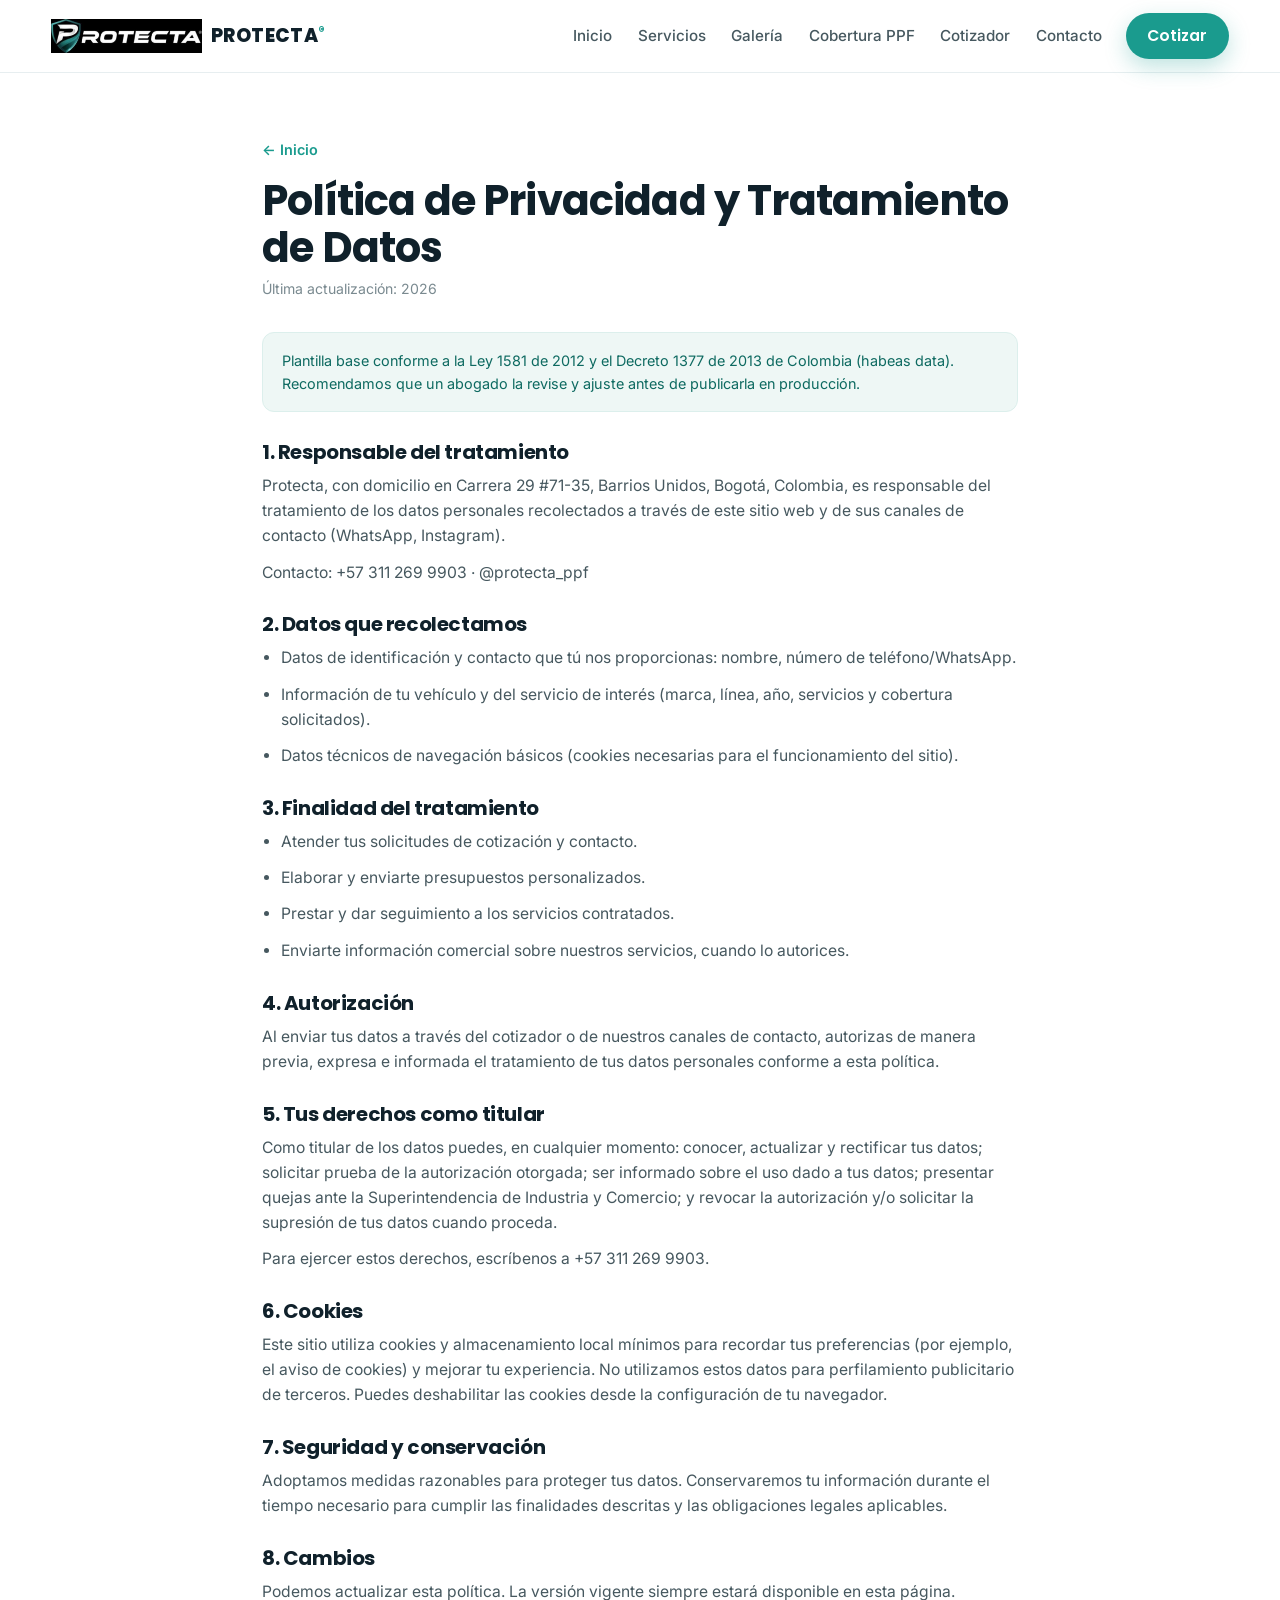
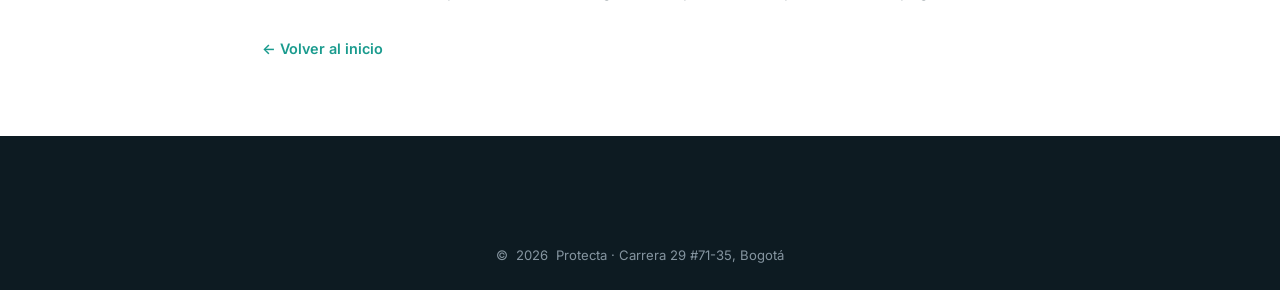
<file: privacidad.html>
<!DOCTYPE html>
<html lang="es">
<head>
  <meta charset="UTF-8" />
  <meta name="viewport" content="width=device-width, initial-scale=1.0" />
  <title>Política de Privacidad | Protecta</title>
  <meta name="description" content="Política de tratamiento de datos personales de Protecta conforme a la Ley 1581 de 2012 (Colombia)." />
  <meta name="robots" content="index, follow" />
  <link rel="icon" type="image/png" href="favicon.png" />
  <link rel="preconnect" href="https://fonts.googleapis.com" />
  <link rel="preconnect" href="https://fonts.gstatic.com" crossorigin />
  <link href="https://fonts.googleapis.com/css2?family=Poppins:wght@600;700;800&family=Inter:wght@400;500;600&display=swap" rel="stylesheet" />
  <link rel="stylesheet" href="styles.css?v=4" />
</head>
<body>

  <header class="nav" id="nav">
    <a href="index.html" class="brand" aria-label="Protecta inicio">
      <img src="logo-shield.png" alt="Protecta" class="brand-mark" />
      <span class="brand-name">PROTECTA<span class="brand-r">®</span></span>
    </a>
    <nav class="nav-links" id="nav-links">
      <a href="index.html">Inicio</a>
      <a href="servicios.html">Servicios</a>
      <a href="galeria.html">Galería</a>
      <a href="cobertura.html">Cobertura PPF</a>
      <a href="cotizador.html">Cotizador</a>
      <a href="contacto.html">Contacto</a>
    </nav>
    <a href="cotizador.html" class="btn btn-primary nav-cta">Cotizar</a>
    <button class="nav-toggle" id="nav-toggle" aria-label="Menú" aria-expanded="false">
      <span></span><span></span><span></span>
    </button>
  </header>

  <main class="legal">
    <a href="index.html" class="back">← Inicio</a>
    <h1>Política de Privacidad y Tratamiento de Datos</h1>
    <p class="updated">Última actualización: 2026</p>

    <p class="note">Plantilla base conforme a la Ley 1581 de 2012 y el Decreto 1377 de 2013 de Colombia (habeas data). Recomendamos que un abogado la revise y ajuste antes de publicarla en producción.</p>

    <h2>1. Responsable del tratamiento</h2>
    <p>Protecta, con domicilio en Carrera 29 #71-35, Barrios Unidos, Bogotá, Colombia, es responsable del tratamiento de los datos personales recolectados a través de este sitio web y de sus canales de contacto (WhatsApp, Instagram).</p>
    <p>Contacto: <a href="https://wa.me/573112699903">+57 311 269 9903</a> · <a href="https://instagram.com/protecta_ppf">@protecta_ppf</a></p>

    <h2>2. Datos que recolectamos</h2>
    <ul>
      <li>Datos de identificación y contacto que tú nos proporcionas: nombre, número de teléfono/WhatsApp.</li>
      <li>Información de tu vehículo y del servicio de interés (marca, línea, año, servicios y cobertura solicitados).</li>
      <li>Datos técnicos de navegación básicos (cookies necesarias para el funcionamiento del sitio).</li>
    </ul>

    <h2>3. Finalidad del tratamiento</h2>
    <ul>
      <li>Atender tus solicitudes de cotización y contacto.</li>
      <li>Elaborar y enviarte presupuestos personalizados.</li>
      <li>Prestar y dar seguimiento a los servicios contratados.</li>
      <li>Enviarte información comercial sobre nuestros servicios, cuando lo autorices.</li>
    </ul>

    <h2>4. Autorización</h2>
    <p>Al enviar tus datos a través del cotizador o de nuestros canales de contacto, autorizas de manera previa, expresa e informada el tratamiento de tus datos personales conforme a esta política.</p>

    <h2>5. Tus derechos como titular</h2>
    <p>Como titular de los datos puedes, en cualquier momento: conocer, actualizar y rectificar tus datos; solicitar prueba de la autorización otorgada; ser informado sobre el uso dado a tus datos; presentar quejas ante la Superintendencia de Industria y Comercio; y revocar la autorización y/o solicitar la supresión de tus datos cuando proceda.</p>
    <p>Para ejercer estos derechos, escríbenos a <a href="https://wa.me/573112699903">+57 311 269 9903</a>.</p>

    <h2>6. Cookies</h2>
    <p>Este sitio utiliza cookies y almacenamiento local mínimos para recordar tus preferencias (por ejemplo, el aviso de cookies) y mejorar tu experiencia. No utilizamos estos datos para perfilamiento publicitario de terceros. Puedes deshabilitar las cookies desde la configuración de tu navegador.</p>

    <h2>7. Seguridad y conservación</h2>
    <p>Adoptamos medidas razonables para proteger tus datos. Conservaremos tu información durante el tiempo necesario para cumplir las finalidades descritas y las obligaciones legales aplicables.</p>

    <h2>8. Cambios</h2>
    <p>Podemos actualizar esta política. La versión vigente siempre estará disponible en esta página.</p>

    <p style="margin-top:2rem"><a href="index.html" class="back">← Volver al inicio</a></p>
  </main>

  <footer class="footer">
    <div class="footer-bottom" style="border:0;justify-content:center">© <span id="year"></span> Protecta · Carrera 29 #71-35, Bogotá</div>
  </footer>

  <script src="scripts.js?v=4"></script>
</body>
</html>
</file>
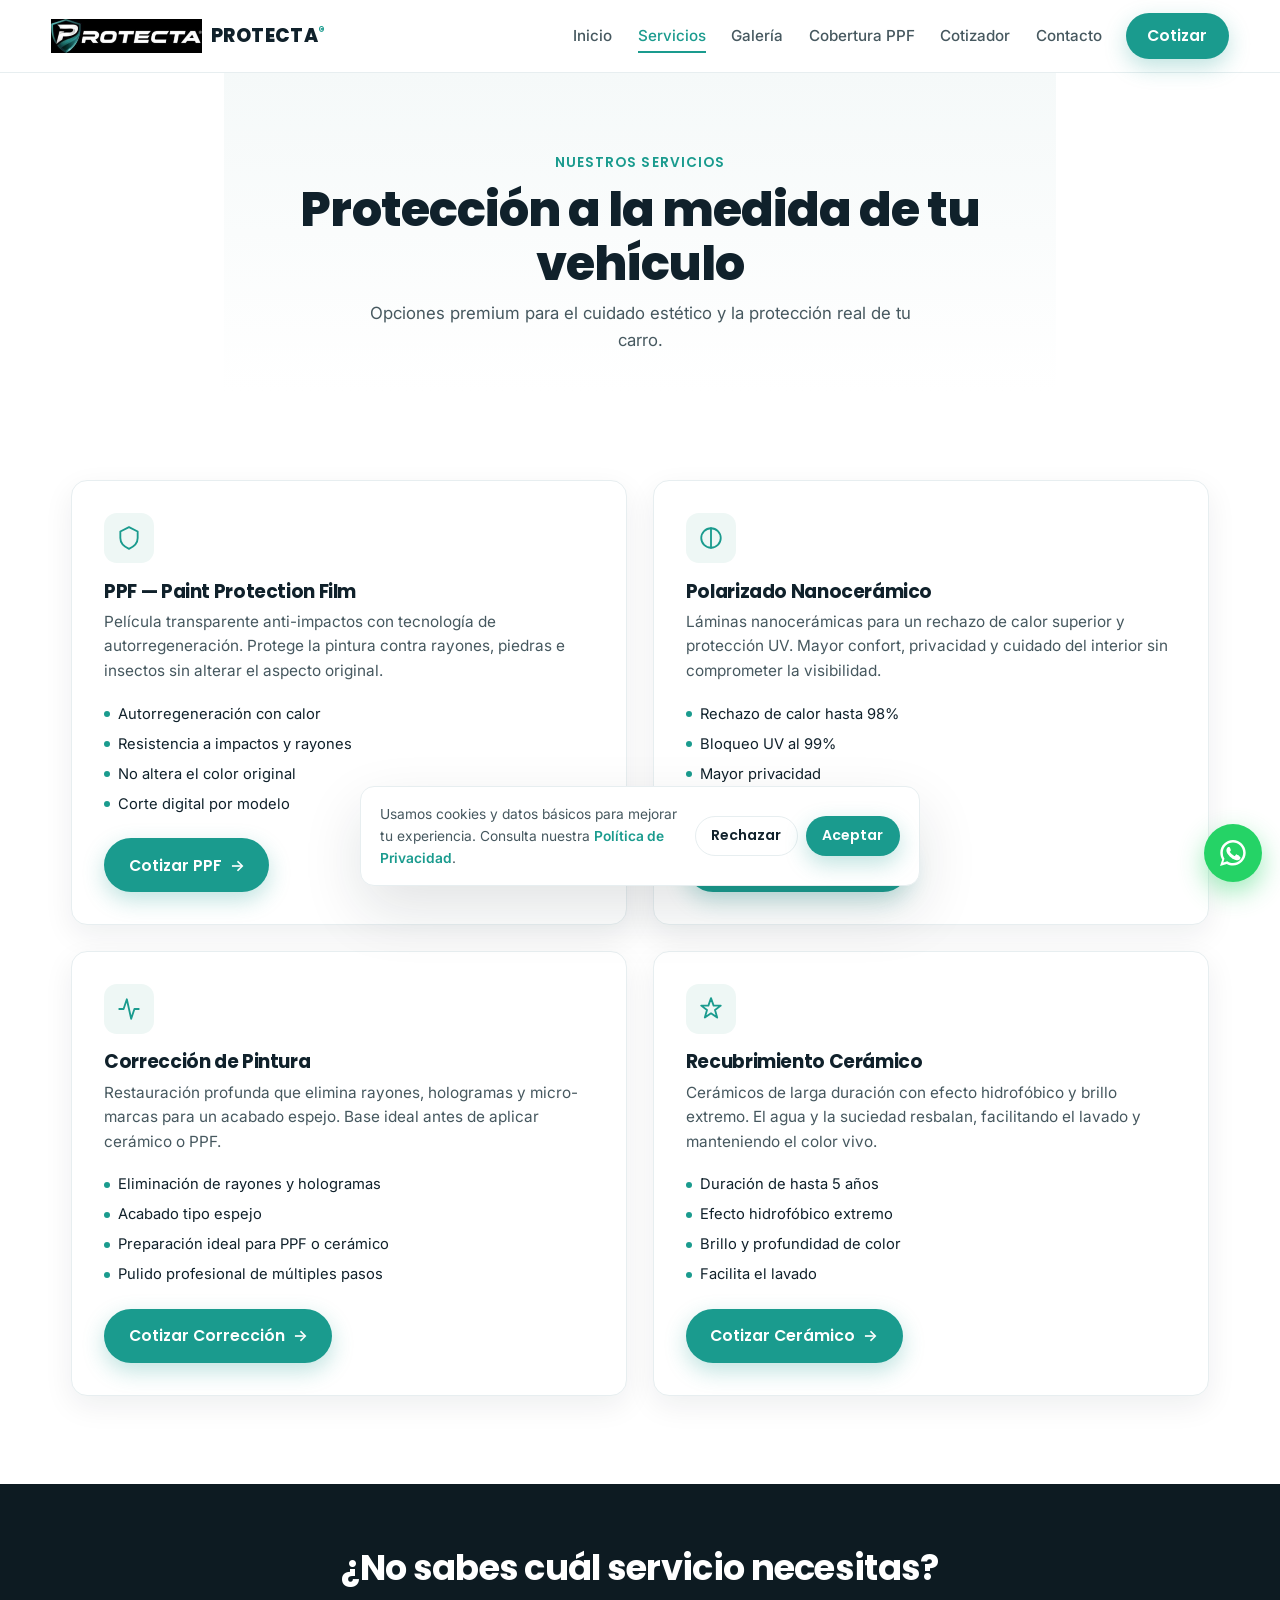
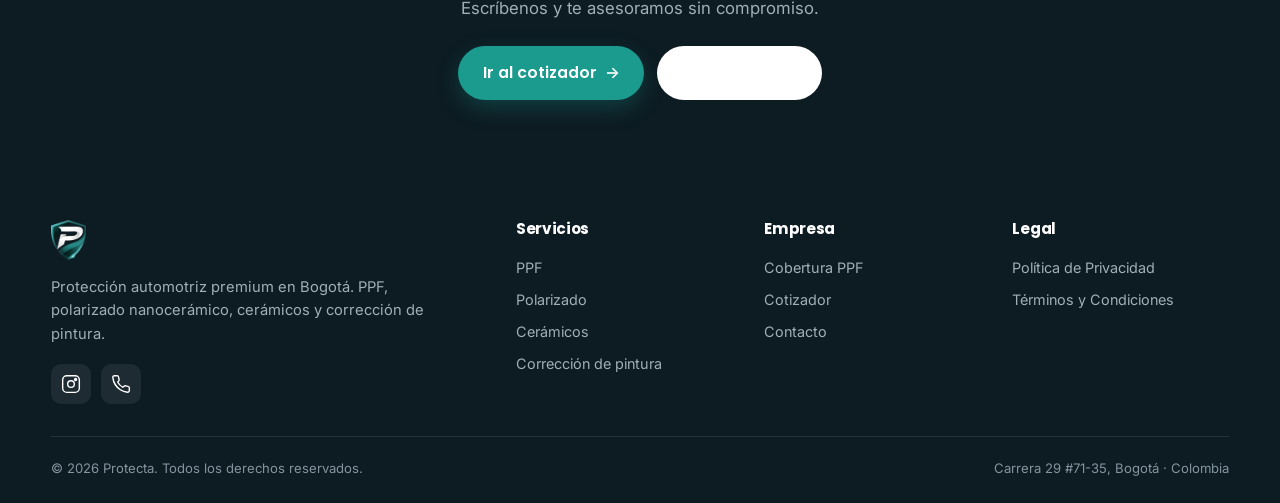
<file: servicios.html>
<!DOCTYPE html>
<html lang="es">
<head>
  <meta charset="UTF-8" />
  <meta name="viewport" content="width=device-width, initial-scale=1.0" />
  <title>Servicios | Protecta — PPF, Polarizado, Cerámicos y Corrección</title>
  <meta name="description" content="Conoce nuestros servicios de protección automotriz: PPF, polarizado nanocerámico, recubrimiento cerámico y corrección de pintura en Bogotá." />
  <meta name="robots" content="index, follow" />
  <meta name="theme-color" content="#1a9b8e" />
  <link rel="icon" type="image/png" href="favicon.png" />
  <link rel="preconnect" href="https://fonts.googleapis.com" />
  <link rel="preconnect" href="https://fonts.gstatic.com" crossorigin />
  <link href="https://fonts.googleapis.com/css2?family=Poppins:wght@500;600;700;800&family=Inter:wght@400;500;600&display=swap" rel="stylesheet" />
  <link rel="stylesheet" href="styles.css?v=4" />
</head>
<body>

  <header class="nav" id="nav">
    <a href="index.html" class="brand" aria-label="Protecta inicio">
      <img src="logo-shield.png" alt="Protecta" class="brand-mark" />
      <span class="brand-name">PROTECTA<span class="brand-r">®</span></span>
    </a>
    <nav class="nav-links" id="nav-links">
      <a href="index.html">Inicio</a>
      <a href="servicios.html" class="active">Servicios</a>
      <a href="galeria.html">Galería</a>
      <a href="cobertura.html">Cobertura PPF</a>
      <a href="cotizador.html">Cotizador</a>
      <a href="contacto.html">Contacto</a>
    </nav>
    <a href="cotizador.html" class="btn btn-primary nav-cta">Cotizar</a>
    <button class="nav-toggle" id="nav-toggle" aria-label="Menú" aria-expanded="false">
      <span></span><span></span><span></span>
    </button>
  </header>

  <section class="page-header">
    <span class="kicker">Nuestros Servicios</span>
    <h1>Protección a la medida de tu vehículo</h1>
    <p>Opciones premium para el cuidado estético y la protección real de tu carro.</p>
  </section>

  <section class="section">
    <div class="services-grid services-grid-detail">
      <article class="service-card service-card-detail">
        <div class="service-icon"><svg viewBox="0 0 24 24"><path d="M12 2l8 4v6c0 5-3.5 8-8 10-4.5-2-8-5-8-10V6z"/></svg></div>
        <h3>PPF — Paint Protection Film</h3>
        <p>Película transparente anti-impactos con tecnología de autorregeneración. Protege la pintura contra rayones, piedras e insectos sin alterar el aspecto original.</p>
        <ul class="service-features">
          <li>Autorregeneración con calor</li>
          <li>Resistencia a impactos y rayones</li>
          <li>No altera el color original</li>
          <li>Corte digital por modelo</li>
        </ul>
        <a href="cotizador.html" class="btn btn-primary">Cotizar PPF <span class="arr">→</span></a>
      </article>
      <article class="service-card service-card-detail">
        <div class="service-icon"><svg viewBox="0 0 24 24"><path d="M12 3a9 9 0 100 18 9 9 0 000-18z"/><path d="M12 3v18"/></svg></div>
        <h3>Polarizado Nanocerámico</h3>
        <p>Láminas nanocerámicas para un rechazo de calor superior y protección UV. Mayor confort, privacidad y cuidado del interior sin comprometer la visibilidad.</p>
        <ul class="service-features">
          <li>Rechazo de calor hasta 98%</li>
          <li>Bloqueo UV al 99%</li>
          <li>Mayor privacidad</li>
          <li>Sin interferencia de señal</li>
        </ul>
        <a href="cotizador.html" class="btn btn-primary">Cotizar Polarizado <span class="arr">→</span></a>
      </article>
      <article class="service-card service-card-detail">
        <div class="service-icon"><svg viewBox="0 0 24 24"><path d="M3 12h4l3-9 4 18 3-9h4"/></svg></div>
        <h3>Corrección de Pintura</h3>
        <p>Restauración profunda que elimina rayones, hologramas y micro-marcas para un acabado espejo. Base ideal antes de aplicar cerámico o PPF.</p>
        <ul class="service-features">
          <li>Eliminación de rayones y hologramas</li>
          <li>Acabado tipo espejo</li>
          <li>Preparación ideal para PPF o cerámico</li>
          <li>Pulido profesional de múltiples pasos</li>
        </ul>
        <a href="cotizador.html" class="btn btn-primary">Cotizar Corrección <span class="arr">→</span></a>
      </article>
      <article class="service-card service-card-detail">
        <div class="service-icon"><svg viewBox="0 0 24 24"><path d="M12 2l2.4 6.9H21l-5.3 4.1 2 6.9L12 16l-5.7 3.9 2-6.9L3 8.9h6.6z"/></svg></div>
        <h3>Recubrimiento Cerámico</h3>
        <p>Cerámicos de larga duración con efecto hidrofóbico y brillo extremo. El agua y la suciedad resbalan, facilitando el lavado y manteniendo el color vivo.</p>
        <ul class="service-features">
          <li>Duración de hasta 5 años</li>
          <li>Efecto hidrofóbico extremo</li>
          <li>Brillo y profundidad de color</li>
          <li>Facilita el lavado</li>
        </ul>
        <a href="cotizador.html" class="btn btn-primary">Cotizar Cerámico <span class="arr">→</span></a>
      </article>
    </div>
  </section>

  <section class="cta-banner">
    <div class="cta-banner-inner">
      <h2>¿No sabes cuál servicio necesitas?</h2>
      <p>Escríbenos y te asesoramos sin compromiso.</p>
      <div class="cta-banner-btns">
        <a href="cotizador.html" class="btn btn-primary">Ir al cotizador <span class="arr">→</span></a>
        <a href="contacto.html" class="btn btn-ghost btn-ghost-light">Contactarnos</a>
      </div>
    </div>
  </section>

  <footer class="footer">
    <div class="footer-inner">
      <div class="footer-brand">
        <img src="logo-horizontal.png" alt="Protecta" class="footer-logo" />
        <p>Protección automotriz premium en Bogotá. PPF, polarizado nanocerámico, cerámicos y corrección de pintura.</p>
        <div class="footer-social">
          <a href="https://instagram.com/protecta_ppf" target="_blank" rel="noopener" aria-label="Instagram"><svg viewBox="0 0 24 24"><rect x="2" y="2" width="20" height="20" rx="5"/><circle cx="12" cy="12" r="4"/><circle cx="17.5" cy="6.5" r="1.2" fill="currentColor"/></svg></a>
          <a href="https://wa.me/573112699903" target="_blank" rel="noopener" aria-label="WhatsApp"><svg viewBox="0 0 24 24"><path d="M22 16.9v3a2 2 0 01-2.2 2 19.8 19.8 0 01-8.6-3 19.5 19.5 0 01-6-6 19.8 19.8 0 01-3-8.6A2 2 0 014.1 2h3a2 2 0 012 1.7c.1.9.3 1.8.6 2.6a2 2 0 01-.5 2.1L8.1 9.9a16 16 0 006 6l1.5-1.1a2 2 0 012.1-.5c.8.3 1.7.5 2.6.6a2 2 0 011.7 2z"/></svg></a>
        </div>
      </div>
      <div class="footer-col">
        <h4>Servicios</h4>
        <a href="servicios.html">PPF</a>
        <a href="servicios.html">Polarizado</a>
        <a href="servicios.html">Cerámicos</a>
        <a href="servicios.html">Corrección de pintura</a>
      </div>
      <div class="footer-col">
        <h4>Empresa</h4>
        <a href="cobertura.html">Cobertura PPF</a>
        <a href="cotizador.html">Cotizador</a>
        <a href="contacto.html">Contacto</a>
      </div>
      <div class="footer-col">
        <h4>Legal</h4>
        <a href="privacidad.html">Política de Privacidad</a>
        <a href="terminos.html">Términos y Condiciones</a>
      </div>
    </div>
    <div class="footer-bottom">
      <span>© <span id="year"></span> Protecta. Todos los derechos reservados.</span>
      <span>Carrera 29 #71-35, Bogotá · Colombia</span>
    </div>
  </footer>

  <a href="https://wa.me/573112699903?text=Hola%20Protecta%2C%20quiero%20una%20cotizaci%C3%B3n" target="_blank" rel="noopener" class="wa-float" aria-label="Escríbenos por WhatsApp">
    <svg viewBox="0 0 32 32" fill="currentColor"><path d="M16 3C9 3 3.3 8.7 3.3 15.7c0 2.4.7 4.7 1.9 6.7L3 29l6.8-2.1c1.9 1 4 1.6 6.2 1.6 7 0 12.7-5.7 12.7-12.7S23 3 16 3zm0 23c-1.9 0-3.7-.5-5.3-1.5l-.4-.2-4 1.2 1.2-3.9-.3-.4A10.2 10.2 0 015.8 15.7C5.8 10.1 10.4 5.5 16 5.5s10.2 4.6 10.2 10.2S21.6 26 16 26zm5.8-7.6c-.3-.2-1.9-.9-2.1-1-.3-.1-.5-.2-.7.2-.2.3-.8 1-1 1.2-.2.2-.4.2-.7.1-1.9-.9-3.1-1.7-4.4-3.8-.3-.5.3-.5.9-1.6.1-.2 0-.4 0-.6s-.7-1.7-1-2.3c-.3-.6-.5-.5-.7-.5h-.6c-.2 0-.6.1-.9.4-.3.3-1.2 1.2-1.2 2.9s1.2 3.3 1.4 3.6c.2.2 2.5 3.8 6 5.3 2.2 1 3.1 1 4.2.9.7-.1 1.9-.8 2.2-1.5.3-.8.3-1.4.2-1.5-.1-.2-.3-.3-.6-.4z"/></svg>
  </a>

  <div class="cookie" id="cookie" hidden>
    <p>Usamos cookies y datos básicos para mejorar tu experiencia. Consulta nuestra <a href="privacidad.html">Política de Privacidad</a>.</p>
    <div class="cookie-actions">
      <button class="btn btn-ghost btn-sm" id="cookie-reject">Rechazar</button>
      <button class="btn btn-primary btn-sm" id="cookie-accept">Aceptar</button>
    </div>
  </div>

  <script src="scripts.js?v=4"></script>
</body>
</html>
</file>
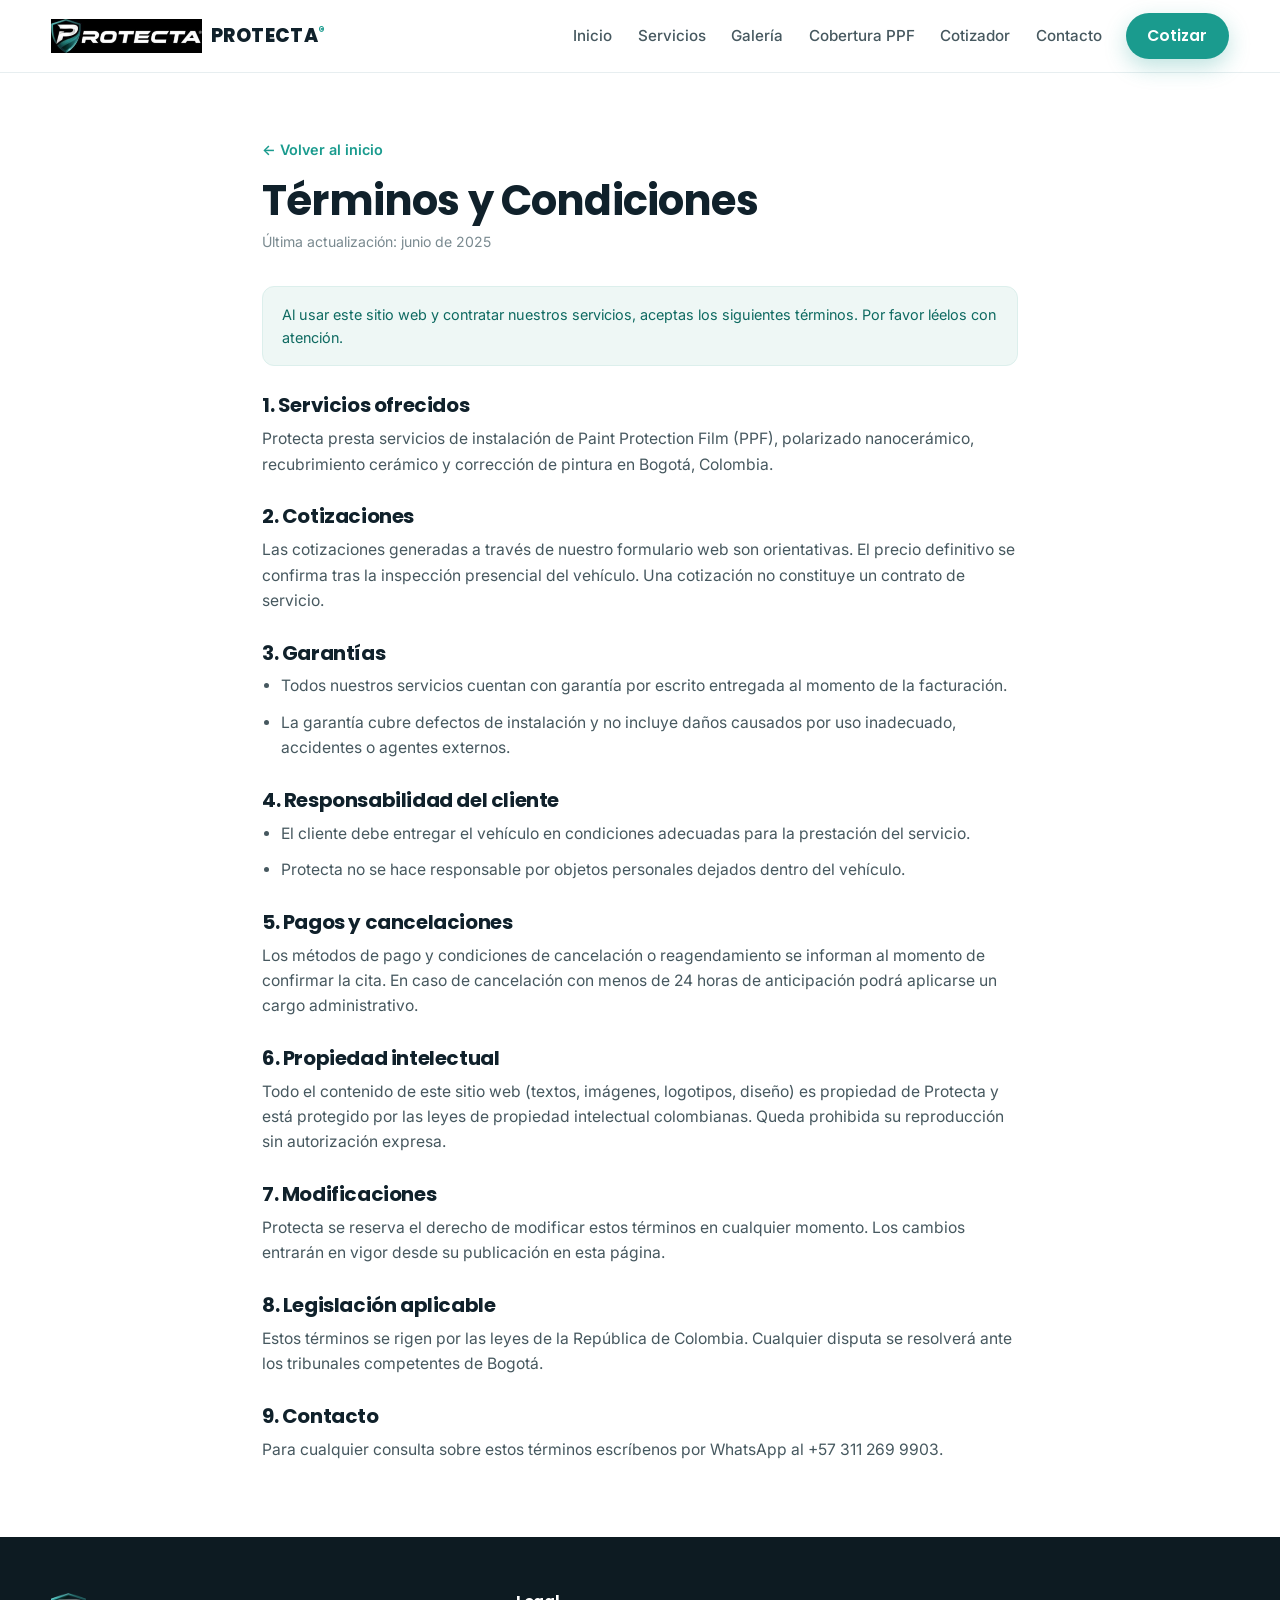
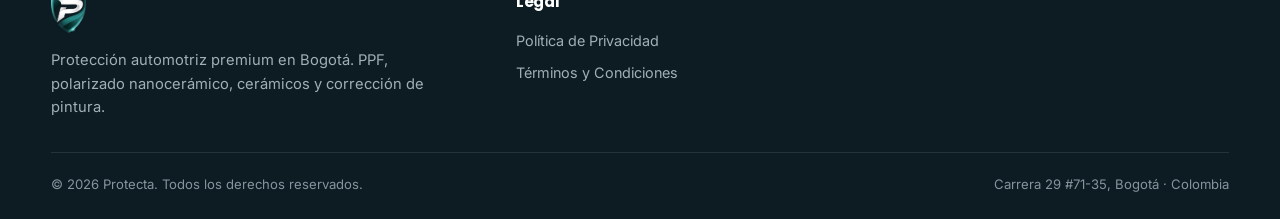
<file: terminos.html>
<!DOCTYPE html>
<html lang="es">
<head>
  <meta charset="UTF-8" />
  <meta name="viewport" content="width=device-width, initial-scale=1.0" />
  <title>Términos y Condiciones — Protecta</title>
  <meta name="description" content="Términos y condiciones del servicio de Protecta, empresa de protección automotriz en Bogotá." />
  <meta name="robots" content="noindex, follow" />
  <meta name="theme-color" content="#1a9b8e" />
  <link rel="icon" type="image/png" href="favicon.png" />
  <link rel="preconnect" href="https://fonts.googleapis.com" />
  <link rel="preconnect" href="https://fonts.gstatic.com" crossorigin />
  <link href="https://fonts.googleapis.com/css2?family=Poppins:wght@500;600;700;800&family=Inter:wght@400;500;600&display=swap" rel="stylesheet" />
  <link rel="stylesheet" href="styles.css?v=4" />
</head>
<body>

  <header class="nav" id="nav">
    <a href="index.html" class="brand" aria-label="Protecta inicio">
      <img src="logo-shield.png" alt="Protecta" class="brand-mark" />
      <span class="brand-name">PROTECTA<span class="brand-r">®</span></span>
    </a>
    <nav class="nav-links" id="nav-links">
      <a href="index.html">Inicio</a>
      <a href="servicios.html">Servicios</a>
      <a href="galeria.html">Galería</a>
      <a href="cobertura.html">Cobertura PPF</a>
      <a href="cotizador.html">Cotizador</a>
      <a href="contacto.html">Contacto</a>
    </nav>
    <a href="cotizador.html" class="btn btn-primary nav-cta">Cotizar</a>
    <button class="nav-toggle" id="nav-toggle" aria-label="Menú" aria-expanded="false">
      <span></span><span></span><span></span>
    </button>
  </header>

  <main class="legal">
    <a class="back" href="index.html">← Volver al inicio</a>
    <h1>Términos y Condiciones</h1>
    <p class="updated">Última actualización: junio de 2025</p>

    <div class="note">
      Al usar este sitio web y contratar nuestros servicios, aceptas los siguientes términos. Por favor léelos con atención.
    </div>

    <h2>1. Servicios ofrecidos</h2>
    <p>Protecta presta servicios de instalación de Paint Protection Film (PPF), polarizado nanocerámico, recubrimiento cerámico y corrección de pintura en Bogotá, Colombia.</p>

    <h2>2. Cotizaciones</h2>
    <p>Las cotizaciones generadas a través de nuestro formulario web son orientativas. El precio definitivo se confirma tras la inspección presencial del vehículo. Una cotización no constituye un contrato de servicio.</p>

    <h2>3. Garantías</h2>
    <ul>
      <li>Todos nuestros servicios cuentan con garantía por escrito entregada al momento de la facturación.</li>
      <li>La garantía cubre defectos de instalación y no incluye daños causados por uso inadecuado, accidentes o agentes externos.</li>
    </ul>

    <h2>4. Responsabilidad del cliente</h2>
    <ul>
      <li>El cliente debe entregar el vehículo en condiciones adecuadas para la prestación del servicio.</li>
      <li>Protecta no se hace responsable por objetos personales dejados dentro del vehículo.</li>
    </ul>

    <h2>5. Pagos y cancelaciones</h2>
    <p>Los métodos de pago y condiciones de cancelación o reagendamiento se informan al momento de confirmar la cita. En caso de cancelación con menos de 24 horas de anticipación podrá aplicarse un cargo administrativo.</p>

    <h2>6. Propiedad intelectual</h2>
    <p>Todo el contenido de este sitio web (textos, imágenes, logotipos, diseño) es propiedad de Protecta y está protegido por las leyes de propiedad intelectual colombianas. Queda prohibida su reproducción sin autorización expresa.</p>

    <h2>7. Modificaciones</h2>
    <p>Protecta se reserva el derecho de modificar estos términos en cualquier momento. Los cambios entrarán en vigor desde su publicación en esta página.</p>

    <h2>8. Legislación aplicable</h2>
    <p>Estos términos se rigen por las leyes de la República de Colombia. Cualquier disputa se resolverá ante los tribunales competentes de Bogotá.</p>

    <h2>9. Contacto</h2>
    <p>Para cualquier consulta sobre estos términos escríbenos por WhatsApp al <a href="https://wa.me/573112699903">+57 311 269 9903</a>.</p>
  </main>

  <footer class="footer">
    <div class="footer-inner">
      <div class="footer-brand">
        <img src="logo-horizontal.png" alt="Protecta" class="footer-logo" />
        <p>Protección automotriz premium en Bogotá. PPF, polarizado nanocerámico, cerámicos y corrección de pintura.</p>
      </div>
      <div class="footer-col">
        <h4>Legal</h4>
        <a href="privacidad.html">Política de Privacidad</a>
        <a href="terminos.html">Términos y Condiciones</a>
      </div>
    </div>
    <div class="footer-bottom">
      <span>© <span id="year"></span> Protecta. Todos los derechos reservados.</span>
      <span>Carrera 29 #71-35, Bogotá · Colombia</span>
    </div>
  </footer>

  <script src="scripts.js?v=4"></script>
</body>
</html>
</file>
<file: styles.css>
/* ===========================================
   PROTECTA — Light theme, teal accent (#1a9b8e)
   =========================================== */
:root{
  --teal:#1a9b8e;
  --teal-dark:#14857a;
  --teal-darker:#0e6a61;
  --teal-50:#eef7f5;
  --teal-100:#dcefec;
  --ink:#10212b;
  --slate:#46585f;
  --muted:#7a8a90;
  --line:#e7eef0;
  --bg:#ffffff;
  --soft:#f5f9f9;
  --dark:#0d1b22;
  --shadow:0 10px 30px rgba(16,33,43,.07);
  --shadow-lg:0 24px 60px rgba(16,33,43,.12);
  --radius:16px;
  --radius-sm:11px;
  --font:'Inter',system-ui,sans-serif;
  --display:'Poppins','Inter',system-ui,sans-serif;
}
*,*::before,*::after{margin:0;padding:0;box-sizing:border-box}
[hidden]{display:none!important}
html{scroll-behavior:smooth;-webkit-text-size-adjust:100%}
body{font-family:var(--font);color:var(--slate);background:var(--bg);line-height:1.6;overflow-x:hidden}
img{max-width:100%;display:block}
a{color:inherit;text-decoration:none}
h1,h2,h3,h4{font-family:var(--display);color:var(--ink);line-height:1.12;letter-spacing:-.02em}
section{scroll-margin-top:80px}

/* Buttons */
.btn{display:inline-flex;align-items:center;gap:.5em;font-family:var(--display);font-weight:600;font-size:.98rem;padding:.85em 1.5em;border-radius:999px;border:1.5px solid transparent;cursor:pointer;transition:.25s ease;white-space:nowrap}
.btn-primary{background:var(--teal);color:#fff;box-shadow:0 8px 22px rgba(26,155,142,.28)}
.btn-primary:hover{background:var(--teal-dark);transform:translateY(-2px);box-shadow:0 12px 28px rgba(26,155,142,.36)}
.btn-ghost{background:#fff;color:var(--ink);border-color:var(--line)}
.btn-ghost:hover{border-color:var(--teal);color:var(--teal)}
.btn-sm{padding:.6em 1.1em;font-size:.88rem}
.btn-wide{width:100%;justify-content:center}
.arr{transition:transform .25s}
.btn:hover .arr{transform:translateX(3px)}

/* Nav */
.nav{position:sticky;top:0;z-index:50;display:flex;align-items:center;gap:1.5rem;padding:.8rem clamp(1rem,4vw,3.5rem);background:rgba(255,255,255,.86);backdrop-filter:blur(12px);border-bottom:1px solid var(--line)}
.brand{display:flex;align-items:center;gap:.55rem;margin-right:auto}
.brand-mark{height:34px;width:auto}
.brand-name{font-family:var(--display);font-weight:800;font-size:1.18rem;color:var(--ink);letter-spacing:.02em}
.brand-r{font-size:.6em;vertical-align:super;color:var(--teal)}
.nav-links{display:flex;gap:1.6rem}
.nav-links a{font-weight:500;font-size:.95rem;color:var(--slate);position:relative}
.nav-links a:hover{color:var(--teal)}
.nav-links a::after{content:'';position:absolute;left:0;bottom:-5px;width:0;height:2px;background:var(--teal);transition:width .25s}
.nav-links a:hover::after{width:100%}
.nav-links a.active{color:var(--teal)}
.nav-links a.active::after{width:100%}
.nav-cta{padding:.6em 1.3em}
.nav-toggle{display:none;flex-direction:column;gap:5px;background:none;border:0;cursor:pointer;padding:6px}
.nav-toggle span{width:24px;height:2px;background:var(--ink);border-radius:2px;transition:.3s}

/* Hero */
.hero{padding:clamp(2.5rem,6vw,5rem) clamp(1rem,4vw,3.5rem);background:linear-gradient(180deg,var(--soft),#fff)}
.hero-inner{max-width:1180px;margin:0 auto;display:grid;grid-template-columns:1.05fr .95fr;gap:clamp(2rem,5vw,4rem);align-items:center}
.eyebrow{display:inline-flex;align-items:center;gap:.5rem;background:#fff;border:1px solid var(--line);color:var(--teal);font-weight:600;font-size:.8rem;letter-spacing:.04em;text-transform:uppercase;padding:.45rem .9rem;border-radius:999px;box-shadow:var(--shadow)}
.eyebrow img{height:16px;width:auto}
.hero h1{font-size:clamp(2.4rem,5.2vw,3.9rem);font-weight:800;margin:1.1rem 0}
.hero h1 .accent{color:var(--teal)}
.hero-sub{font-size:1.1rem;max-width:30rem;color:var(--slate)}
.hero-cta{display:flex;gap:.8rem;flex-wrap:wrap;margin:1.7rem 0 1.4rem}
.hero-trust{list-style:none;display:flex;flex-wrap:wrap;gap:1rem 1.6rem}
.hero-trust li{display:flex;align-items:center;gap:.45rem;font-size:.92rem;font-weight:500;color:var(--ink)}
.hero-trust svg{width:18px;height:18px;fill:none;stroke:var(--teal);stroke-width:3;stroke-linecap:round;stroke-linejoin:round;flex:none}
.hero-visual{position:relative}
.hero-visual>img{width:100%;border-radius:var(--radius);box-shadow:var(--shadow-lg);object-fit:cover;aspect-ratio:4/3.4}
.hero-badge{position:absolute;left:-12px;bottom:24px;background:#fff;border-radius:14px;padding:.8rem 1.1rem;box-shadow:var(--shadow-lg);display:flex;flex-direction:column;border:1px solid var(--line)}
.hero-badge strong{font-family:var(--display);color:var(--teal);font-size:1.3rem;line-height:1}
.hero-badge span{font-size:.78rem;color:var(--muted)}

/* Sections */
.section{padding:clamp(3rem,7vw,5.5rem) clamp(1rem,4vw,3.5rem);max-width:1240px;margin:0 auto}
.section-soft{max-width:none;background:var(--soft)}
.section-soft>*{max-width:1240px;margin-left:auto;margin-right:auto}
.section-head{text-align:center;max-width:42rem;margin:0 auto 2.6rem}
.kicker{color:var(--teal);font-family:var(--display);font-weight:600;font-size:.85rem;letter-spacing:.08em;text-transform:uppercase}
.section-head h2{font-size:clamp(1.8rem,3.6vw,2.6rem);font-weight:700;margin:.5rem 0 .6rem}
.section-head p{color:var(--slate);font-size:1.05rem}

/* Services */
.services-grid{display:grid;grid-template-columns:repeat(2,1fr);gap:1.2rem}
.service-card{background:#fff;border:1px solid var(--line);border-radius:var(--radius);padding:1.7rem;transition:.25s;box-shadow:var(--shadow)}
.service-card:hover{transform:translateY(-4px);box-shadow:var(--shadow-lg);border-color:var(--teal-100)}
.service-icon{width:50px;height:50px;border-radius:13px;background:var(--teal-50);display:flex;align-items:center;justify-content:center;margin-bottom:1.1rem}
.service-icon svg{width:26px;height:26px;fill:none;stroke:var(--teal);stroke-width:1.7;stroke-linecap:round;stroke-linejoin:round}
.service-card h3{font-size:1.18rem;margin-bottom:.5rem}
.service-card p{font-size:.96rem;margin-bottom:1rem}
.service-link{color:var(--teal);font-weight:600;font-size:.92rem}
.service-link:hover{color:var(--teal-dark)}

/* Hero video */
.hero-video{width:100%;border-radius:var(--radius);box-shadow:var(--shadow-lg);object-fit:cover;aspect-ratio:4/3.4}

/* Video showcase */
.video-grid{display:grid;grid-template-columns:1.4fr 1fr;grid-template-rows:auto auto;gap:1.1rem}
.video-card{position:relative;border-radius:var(--radius);overflow:hidden;box-shadow:var(--shadow);border:1px solid var(--line);background:#000}
.video-card-lg{grid-row:1/3}
.video-card video{width:100%;height:100%;object-fit:cover;display:block}
.video-label{position:absolute;bottom:0;left:0;right:0;padding:.7rem 1rem;background:linear-gradient(transparent,rgba(0,0,0,.7));color:#fff;font-family:var(--display);font-weight:600;font-size:.88rem}

/* Tabs + cobertura */
.tabs{display:flex;gap:.5rem;justify-content:center;margin-bottom:1.8rem}
.tab{font-family:var(--display);font-weight:600;font-size:.95rem;padding:.6em 1.4em;border-radius:999px;border:1.5px solid var(--line);background:#fff;color:var(--slate);cursor:pointer;transition:.2s}
.tab.is-active{background:var(--teal);color:#fff;border-color:var(--teal)}
.cover-grid{display:grid;grid-template-columns:repeat(4,1fr);gap:1.1rem}
.cover-grid.hidden{display:none}
.cover-card{background:#fff;border:1px solid var(--line);border-radius:var(--radius);overflow:hidden;box-shadow:var(--shadow);transition:.25s;position:relative}
.cover-card:hover{transform:translateY(-4px);box-shadow:var(--shadow-lg)}
.cover-card img{width:100%;aspect-ratio:1/1.12;object-fit:cover}
.cover-card figcaption{padding:.9rem 1rem}
.cover-card figcaption strong{display:block;font-family:var(--display);color:var(--ink);font-size:1rem}
.cover-card figcaption span{font-size:.82rem;color:var(--muted)}
.cover-card figcaption em{display:inline-block;font-style:normal;color:var(--teal);font-weight:600;font-size:.74rem;margin-left:.2rem}
.cover-card.featured{border-color:var(--teal);box-shadow:0 14px 34px rgba(26,155,142,.18)}
.cover-note{text-align:center;margin-top:1.6rem;color:var(--slate)}
.cover-note a{color:var(--teal);font-weight:600}

/* Quoter */
.quoter{max-width:760px;margin:0 auto;background:#fff;border:1px solid var(--line);border-radius:20px;box-shadow:var(--shadow-lg);overflow:hidden}
.quoter-steps{display:flex;background:var(--soft);border-bottom:1px solid var(--line);padding:1rem;gap:.4rem;overflow-x:auto}
.qstep{display:flex;align-items:center;gap:.45rem;font-size:.82rem;font-weight:600;color:var(--muted);font-family:var(--display);white-space:nowrap;flex:1;justify-content:center;min-width:max-content}
.qstep span{width:24px;height:24px;border-radius:50%;background:#fff;border:1.5px solid var(--line);display:flex;align-items:center;justify-content:center;font-size:.8rem}
.qstep.is-active{color:var(--teal)}
.qstep.is-active span{background:var(--teal);color:#fff;border-color:var(--teal)}
.qstep.done span{background:var(--teal-100);border-color:var(--teal);color:var(--teal-dark)}
.quoter-body{padding:clamp(1.4rem,3vw,2.2rem)}
.qpanel{border:0;display:none;animation:fade .35s ease}
.qpanel.is-active{display:block}
@keyframes fade{from{opacity:0;transform:translateY(8px)}to{opacity:1;transform:none}}
.qpanel h3{font-size:1.3rem;margin-bottom:.4rem}
.qhint{font-size:.9rem;color:var(--muted);margin-bottom:1.1rem}
.quick-pick{display:flex;flex-wrap:wrap;gap:.5rem;margin-bottom:1.3rem}
.chip{font-weight:600;font-size:.9rem;padding:.5em 1.1em;border-radius:999px;border:1.5px solid var(--line);background:#fff;color:var(--slate);cursor:pointer;transition:.2s}
.chip.is-on,.chip:hover{border-color:var(--teal);color:var(--teal);background:var(--teal-50)}
.field-row{display:grid;grid-template-columns:repeat(auto-fit,minmax(140px,1fr));gap:.9rem;margin-bottom:1rem}
.field{display:flex;flex-direction:column;gap:.35rem}
.field span{font-size:.85rem;font-weight:600;color:var(--ink)}
.field input,.field textarea{font-family:var(--font);font-size:.98rem;padding:.7em .9em;border:1.5px solid var(--line);border-radius:11px;color:var(--ink);background:#fff;transition:.2s;width:100%}
.field input:focus,.field textarea:focus{outline:none;border-color:var(--teal);box-shadow:0 0 0 3px var(--teal-50)}
.opt-grid{display:grid;grid-template-columns:repeat(2,1fr);gap:.7rem}
.opt{text-align:left;font-family:var(--font);font-weight:600;font-size:.96rem;color:var(--ink);padding:1em 1.1em;border:1.5px solid var(--line);border-radius:13px;background:#fff;cursor:pointer;transition:.2s;display:flex;flex-direction:column;gap:.2rem}
.opt small{font-weight:400;color:var(--muted);font-size:.8rem}
.opt:hover{border-color:var(--teal-100)}
.opt.is-on{border-color:var(--teal);background:var(--teal-50);box-shadow:0 0 0 3px var(--teal-50)}
.opt.is-on small{color:var(--teal-dark)}
.quoter-summary{background:var(--soft);border-radius:12px;padding:1rem 1.1rem;font-size:.9rem;margin:1.1rem 0;display:none}
.quoter-summary.show{display:block}
.quoter-summary b{color:var(--ink);font-family:var(--display)}
.quoter-summary ul{list-style:none;margin-top:.5rem;display:grid;gap:.25rem}
.quoter-summary li{display:flex;gap:.5rem;color:var(--slate)}
.quoter-summary li::before{content:'•';color:var(--teal);font-weight:700}
.consent{display:flex;align-items:flex-start;gap:.5rem;font-size:.85rem;color:var(--slate);margin-top:1rem}
.consent input{margin-top:.2rem;accent-color:var(--teal)}
.consent a{color:var(--teal);font-weight:600}
.quoter-nav{display:flex;gap:.7rem;justify-content:space-between;margin-top:1.6rem}
.quoter-nav .btn-primary{margin-left:auto}

/* Why */
.why-grid{display:grid;grid-template-columns:repeat(3,1fr);gap:1.2rem}
.why-card{background:#fff;border:1px solid var(--line);border-radius:var(--radius);padding:1.8rem;text-align:center;box-shadow:var(--shadow)}
.why-icon{width:56px;height:56px;border-radius:50%;background:var(--teal-50);display:flex;align-items:center;justify-content:center;margin:0 auto 1.1rem}
.why-icon svg{width:28px;height:28px;fill:none;stroke:var(--teal);stroke-width:1.7;stroke-linecap:round;stroke-linejoin:round}
.why-card h3{font-size:1.15rem;margin-bottom:.5rem}
.why-card p{font-size:.95rem}

/* Ubicacion */
.ubic-grid{display:grid;grid-template-columns:1fr 1.15fr;gap:2.2rem;align-items:center}
.ubic-info .section-head{text-align:left;margin:0 0 1.4rem}
.ubic-info h2{text-align:left}
.ubic-card{display:grid;gap:1rem;margin-bottom:1.4rem}
.ubic-row{display:flex;gap:.9rem;align-items:flex-start;background:#fff;border:1px solid var(--line);border-radius:13px;padding:1rem 1.1rem;box-shadow:var(--shadow)}
.ubic-row svg{width:22px;height:22px;fill:none;stroke:var(--teal);stroke-width:1.7;stroke-linecap:round;stroke-linejoin:round;flex:none;margin-top:2px}
.ubic-row strong{display:block;font-family:var(--display);color:var(--ink);font-size:.98rem}
.ubic-row span,.ubic-row a{font-size:.92rem;color:var(--slate)}
.ubic-row a:hover{color:var(--teal)}
.ubic-map{height:100%;min-height:340px;border-radius:var(--radius);overflow:hidden;box-shadow:var(--shadow-lg);border:1px solid var(--line)}
.ubic-map iframe{width:100%;height:100%;min-height:340px;border:0;display:block}

/* Footer */
.footer{background:var(--dark);color:#c4d0d4;padding:clamp(2.5rem,5vw,3.5rem) clamp(1rem,4vw,3.5rem) 1.5rem}
.footer-inner{max-width:1240px;margin:0 auto;display:grid;grid-template-columns:2fr 1fr 1fr 1fr;gap:2rem}
.footer-logo{height:40px;width:auto;margin-bottom:1rem}
.footer-brand p{font-size:.92rem;max-width:24rem;color:#9fb0b5}
.footer-social{display:flex;gap:.6rem;margin-top:1.1rem}
.footer-social a{width:40px;height:40px;border-radius:10px;background:rgba(255,255,255,.07);display:flex;align-items:center;justify-content:center;transition:.2s}
.footer-social a:hover{background:var(--teal)}
.footer-social svg{width:20px;height:20px;fill:none;stroke:#fff;stroke-width:1.7;stroke-linecap:round;stroke-linejoin:round}
.footer-col h4{color:#fff;font-size:.95rem;margin-bottom:.9rem}
.footer-col a{display:block;font-size:.9rem;color:#9fb0b5;padding:.28rem 0;transition:.2s}
.footer-col a:hover{color:var(--teal)}
.footer-bottom{max-width:1240px;margin:2rem auto 0;padding-top:1.3rem;border-top:1px solid rgba(255,255,255,.1);display:flex;justify-content:space-between;flex-wrap:wrap;gap:.5rem;font-size:.82rem;color:#8595a0}

/* WhatsApp float */
.wa-float{position:fixed;right:18px;bottom:18px;z-index:60;width:58px;height:58px;border-radius:50%;background:#25d366;color:#fff;display:flex;align-items:center;justify-content:center;box-shadow:0 10px 26px rgba(37,211,102,.45);transition:.25s}
.wa-float:hover{transform:scale(1.08)}
.wa-float svg{width:32px;height:32px}

/* Cookie */
.cookie{position:fixed;left:14px;right:14px;bottom:14px;z-index:70;max-width:560px;margin:0 auto;background:#fff;border:1px solid var(--line);border-radius:14px;box-shadow:var(--shadow-lg);padding:1rem 1.2rem;display:flex;align-items:center;gap:1rem;flex-wrap:wrap}
.cookie p{font-size:.86rem;color:var(--slate);flex:1;min-width:220px}
.cookie a{color:var(--teal);font-weight:600}
.cookie-actions{display:flex;gap:.5rem}

/* Legal pages */
.legal{max-width:820px;margin:0 auto;padding:clamp(2rem,5vw,4rem) clamp(1rem,4vw,2rem)}
.legal a.back{color:var(--teal);font-weight:600;font-size:.9rem}
.legal h1{font-size:clamp(1.8rem,4vw,2.6rem);margin:1rem 0 .4rem}
.legal .updated{color:var(--muted);font-size:.88rem;margin-bottom:2rem}
.legal h2{font-size:1.25rem;margin:1.8rem 0 .6rem;color:var(--ink)}
.legal p,.legal li{font-size:.98rem;color:var(--slate);margin-bottom:.7rem}
.legal ul{padding-left:1.2rem;margin-bottom:.7rem}
.legal .note{background:var(--teal-50);border:1px solid var(--teal-100);border-radius:12px;padding:1rem 1.2rem;font-size:.9rem;color:var(--teal-darker)}

/* Reveal */
.reveal{opacity:0;transform:translateY(22px);transition:opacity .6s ease,transform .6s ease}
.reveal.in{opacity:1;transform:none}

/* Page header */
.page-header{text-align:center;padding:clamp(3rem,6vw,5rem) clamp(1rem,4vw,3.5rem) clamp(1.5rem,3vw,2.5rem);background:linear-gradient(180deg,var(--soft),#fff);max-width:52rem;margin:0 auto}
.page-header .kicker{color:var(--teal);font-family:var(--display);font-weight:600;font-size:.85rem;letter-spacing:.08em;text-transform:uppercase}
.page-header h1{font-size:clamp(2rem,4.5vw,3rem);font-weight:800;margin:.5rem 0 .6rem}
.page-header p{color:var(--slate);font-size:1.05rem;max-width:36rem;margin:0 auto}

/* CTA Banner */
.cta-banner{background:var(--dark);padding:clamp(2.5rem,5vw,4rem) clamp(1rem,4vw,3.5rem)}
.cta-banner-inner{max-width:720px;margin:0 auto;text-align:center}
.cta-banner h2{color:#fff;font-size:clamp(1.6rem,3.5vw,2.2rem);margin-bottom:.5rem}
.cta-banner p{color:#9fb0b5;font-size:1.05rem;margin-bottom:1.5rem}
.cta-banner-btns{display:flex;gap:.8rem;justify-content:center;flex-wrap:wrap}
.btn-ghost-light{color:#fff;border-color:rgba(255,255,255,.25)}
.btn-ghost-light:hover{border-color:var(--teal);color:var(--teal)}

/* Service detail */
.services-grid-detail{grid-template-columns:1fr 1fr;gap:1.6rem}
.service-card-detail{padding:2rem}
.service-card-detail p{margin-bottom:1.2rem}
.service-features{list-style:none;display:grid;gap:.4rem;margin-bottom:1.4rem;padding:0}
.service-features li{display:flex;align-items:center;gap:.5rem;font-size:.92rem;color:var(--ink)}
.service-features li::before{content:'';width:6px;height:6px;border-radius:50%;background:var(--teal);flex:none}

/* Section CTA */
.section-cta-wrap{text-align:center;margin-top:1.6rem}

/* Gallery preview (home) */
.gallery-preview{display:grid;grid-template-columns:repeat(4,1fr);gap:.8rem}
.gallery-preview .gallery-item{border-radius:var(--radius);overflow:hidden;box-shadow:var(--shadow);aspect-ratio:1;cursor:pointer;transition:.3s}
.gallery-preview .gallery-item:hover{transform:scale(1.02);box-shadow:var(--shadow-lg)}
.gallery-preview .gallery-item img{width:100%;height:100%;object-fit:cover;transition:transform .5s}
.gallery-preview .gallery-item:hover img{transform:scale(1.06)}

/* Gallery */
.gallery-grid{display:grid;grid-template-columns:repeat(4,1fr);grid-auto-rows:240px;gap:.8rem}
.gallery-item{position:relative;border-radius:var(--radius);overflow:hidden;box-shadow:var(--shadow);cursor:pointer;transition:.3s}
.gallery-item:hover{transform:scale(1.02);box-shadow:var(--shadow-lg)}
.gallery-item img{width:100%;height:100%;object-fit:cover;transition:transform .5s}
.gallery-item:hover img{transform:scale(1.06)}
.gallery-wide{grid-column:span 2}
.gallery-tall{grid-row:span 2}
.gallery-cta-wrap{text-align:center;margin-top:2rem}

/* Responsive */
@media(max-width:900px){
  .hero-inner{grid-template-columns:1fr;text-align:center}
  .hero-sub{margin:0 auto}
  .hero-cta,.hero-trust{justify-content:center}
  .hero-visual{order:-1;max-width:480px;margin:0 auto}
  .hero-badge{left:auto;right:12px;bottom:16px}
  .services-grid{grid-template-columns:1fr 1fr}
  .cover-grid{grid-template-columns:1fr 1fr}
  .gallery-grid{grid-template-columns:repeat(3,1fr);grid-auto-rows:200px}
  .gallery-preview{grid-template-columns:repeat(2,1fr)}
  .services-grid-detail{grid-template-columns:1fr 1fr}
  .why-grid{grid-template-columns:1fr}
  .ubic-grid{grid-template-columns:1fr}
  .footer-inner{grid-template-columns:1fr 1fr}
}
@media(max-width:680px){
  .nav-links{position:fixed;inset:62px 0 auto 0;flex-direction:column;background:#fff;border-bottom:1px solid var(--line);padding:1rem 1.5rem;gap:.2rem;transform:translateY(-120%);transition:transform .3s;box-shadow:var(--shadow)}
  .nav-links.open{transform:none}
  .nav-links a{padding:.7rem 0}
  .nav-toggle{display:flex}
  .nav-cta{display:none}
  .hero{padding:1.5rem 1rem 2rem}
  .hero h1{font-size:2rem}
  .hero-sub{font-size:.98rem}
  .hero-visual{max-width:100%}
  .hero-visual>img,.hero-video{aspect-ratio:16/11;border-radius:12px}
  .video-grid{grid-template-columns:1fr}
  .video-card-lg{grid-row:auto}
  .video-card video{aspect-ratio:16/9;height:auto}
  .hero-badge{right:8px;bottom:10px;padding:.55rem .8rem;border-radius:10px}
  .hero-badge strong{font-size:1rem}
  .hero-badge span{font-size:.7rem}
  .hero-cta{flex-direction:column;gap:.6rem;margin:1.3rem 0 1rem}
  .hero-cta .btn{justify-content:center}
  .hero-trust{flex-direction:column;gap:.5rem}
  .eyebrow{font-size:.72rem;padding:.4rem .7rem}
  .section{padding:2.5rem 1rem}
  .section-head{margin-bottom:1.8rem}
  .section-head h2{font-size:1.5rem}
  .services-grid,.cover-grid,.opt-grid{grid-template-columns:1fr}
  .gallery-grid{grid-template-columns:1fr 1fr;grid-auto-rows:180px}
  .gallery-wide,.gallery-tall{grid-column:auto;grid-row:auto}
  .gallery-preview{grid-template-columns:1fr 1fr}
  .services-grid-detail{grid-template-columns:1fr}
  .cta-banner-btns{flex-direction:column;align-items:center}
  .page-header{padding:2rem 1rem 1.5rem}
  .page-header h1{font-size:1.6rem}
  .service-card{padding:1.3rem}
  .service-card h3{font-size:1.05rem}
  .service-card p{font-size:.9rem}
  .tabs{gap:.35rem}
  .tab{font-size:.82rem;padding:.5em 1em}
  .cover-card figcaption{padding:.7rem .8rem}
  .cover-card figcaption strong{font-size:.92rem}
  .quoter{border-radius:14px}
  .quoter-steps{padding:.7rem .5rem;gap:.2rem}
  .qstep{font-size:.7rem;gap:.3rem}
  .qstep span{width:20px;height:20px;font-size:.7rem}
  .quoter-body{padding:1.2rem}
  .qpanel h3{font-size:1.1rem}
  .opt{padding:.8em .9em;font-size:.9rem}
  .field input,.field textarea{font-size:.92rem;padding:.6em .75em}
  .why-grid{gap:.9rem}
  .why-card{padding:1.3rem}
  .why-card h3{font-size:1.05rem}
  .ubic-grid{gap:1.4rem}
  .ubic-row{padding:.8rem .9rem}
  .ubic-map{min-height:260px}
  .ubic-map iframe{min-height:260px}
  .footer{padding:2rem 1rem 1rem}
  .footer-inner{grid-template-columns:1fr 1fr;gap:1.4rem}
  .footer-brand{grid-column:1/-1}
  .footer-col h4{margin-bottom:.6rem}
  .footer-bottom{flex-direction:column;text-align:center;gap:.3rem;font-size:.78rem}
  .cookie{flex-direction:column;text-align:center;bottom:8px;left:8px;right:8px;padding:.9rem 1rem;gap:.7rem}
  .cookie p{min-width:auto;font-size:.82rem}
  .cookie-actions{justify-content:center}
  .wa-float{width:50px;height:50px;right:12px;bottom:12px}
  .wa-float svg{width:26px;height:26px}
  .section-head{text-align:center}
}
@media(max-width:380px){
  .hero h1{font-size:1.7rem}
  .brand-name{font-size:1rem}
  .brand-mark{height:28px}
  .hero-cta .btn{font-size:.88rem;padding:.75em 1.2em}
  .qstep{font-size:.62rem}
  .footer-inner{grid-template-columns:1fr}
}
</file>
